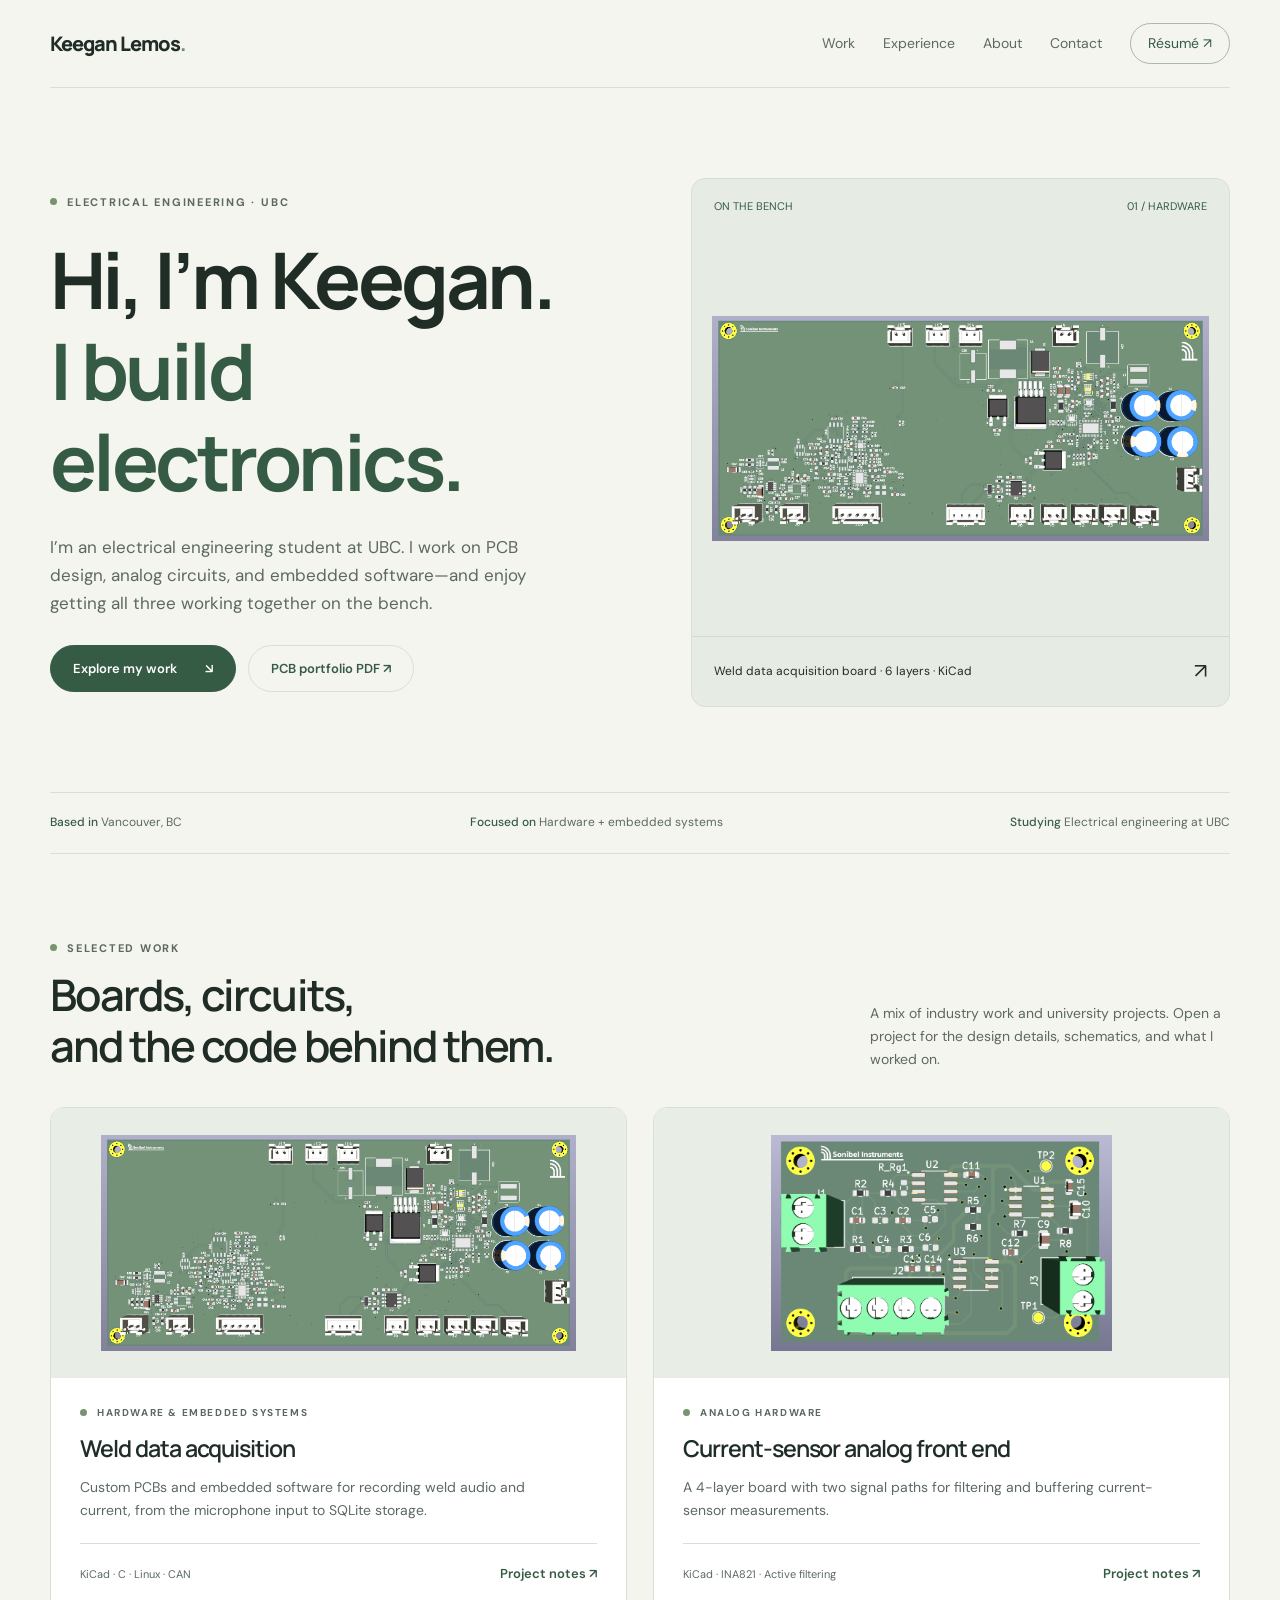
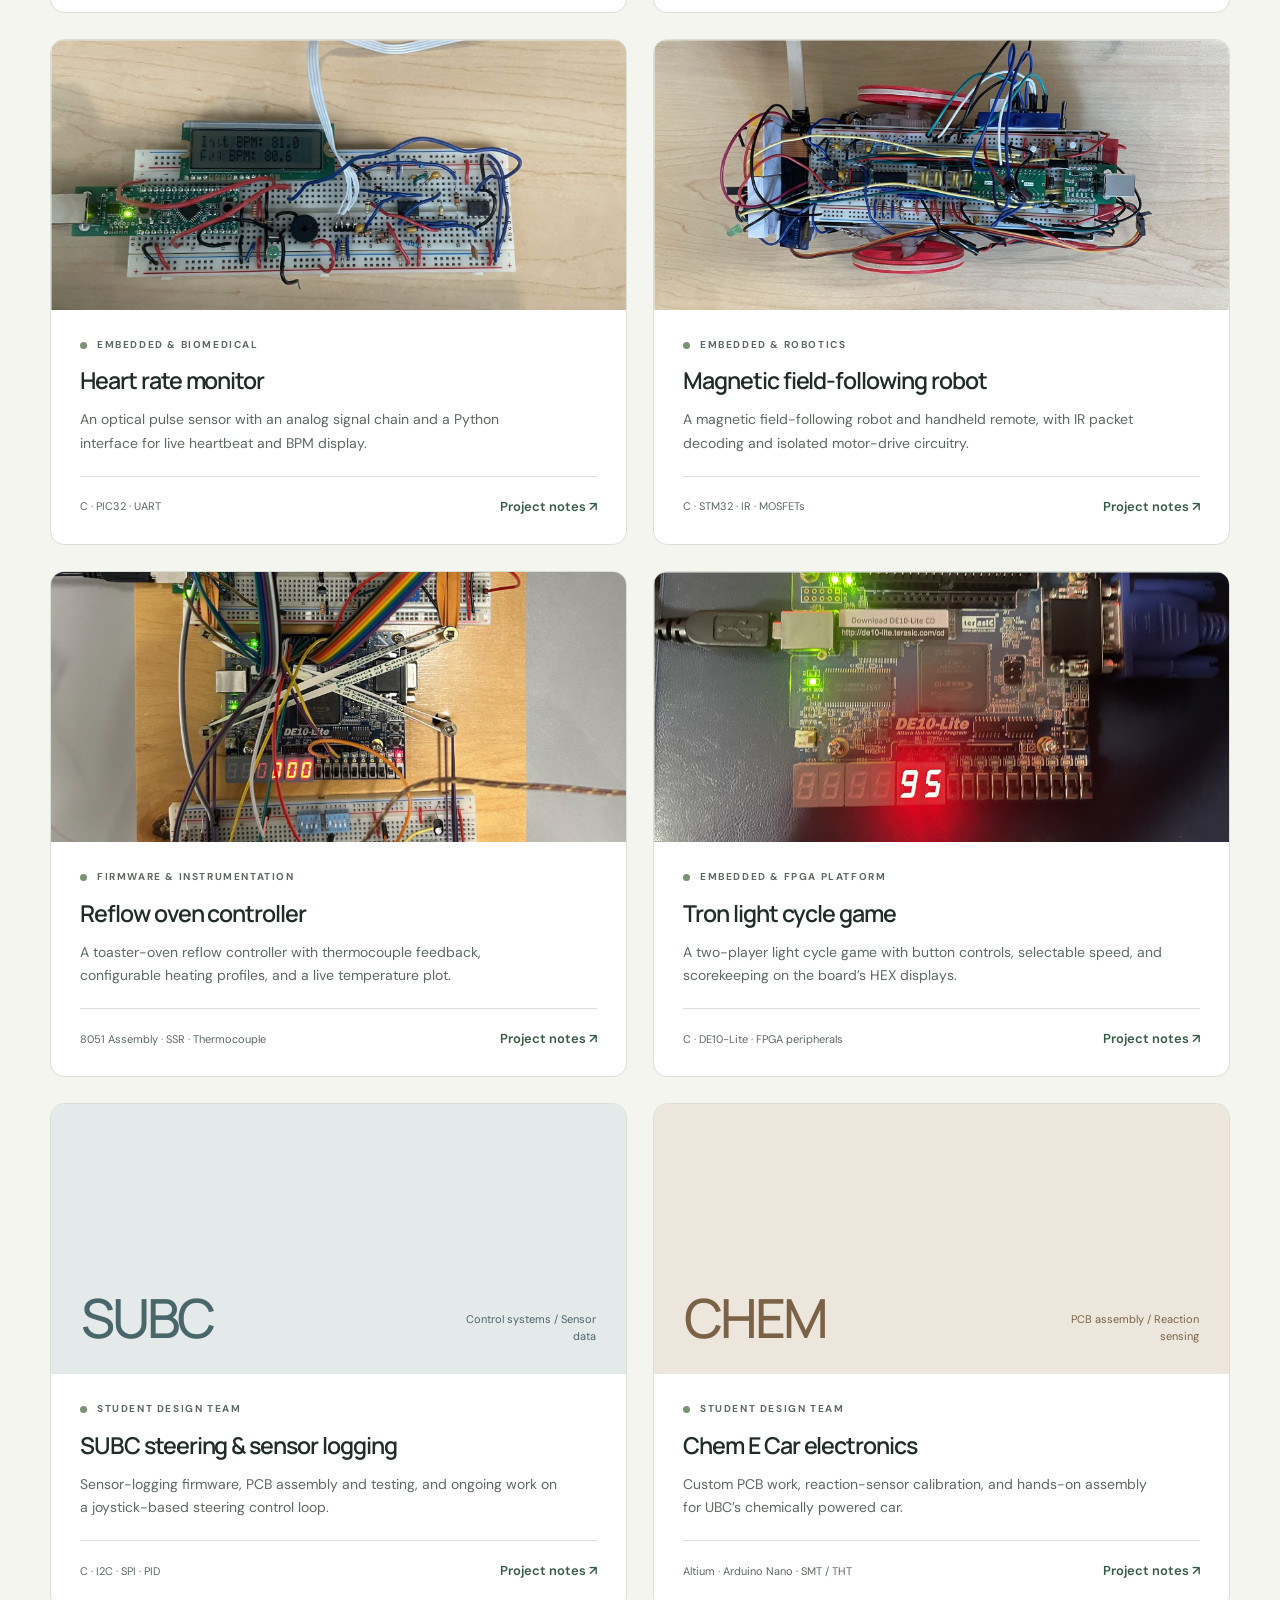
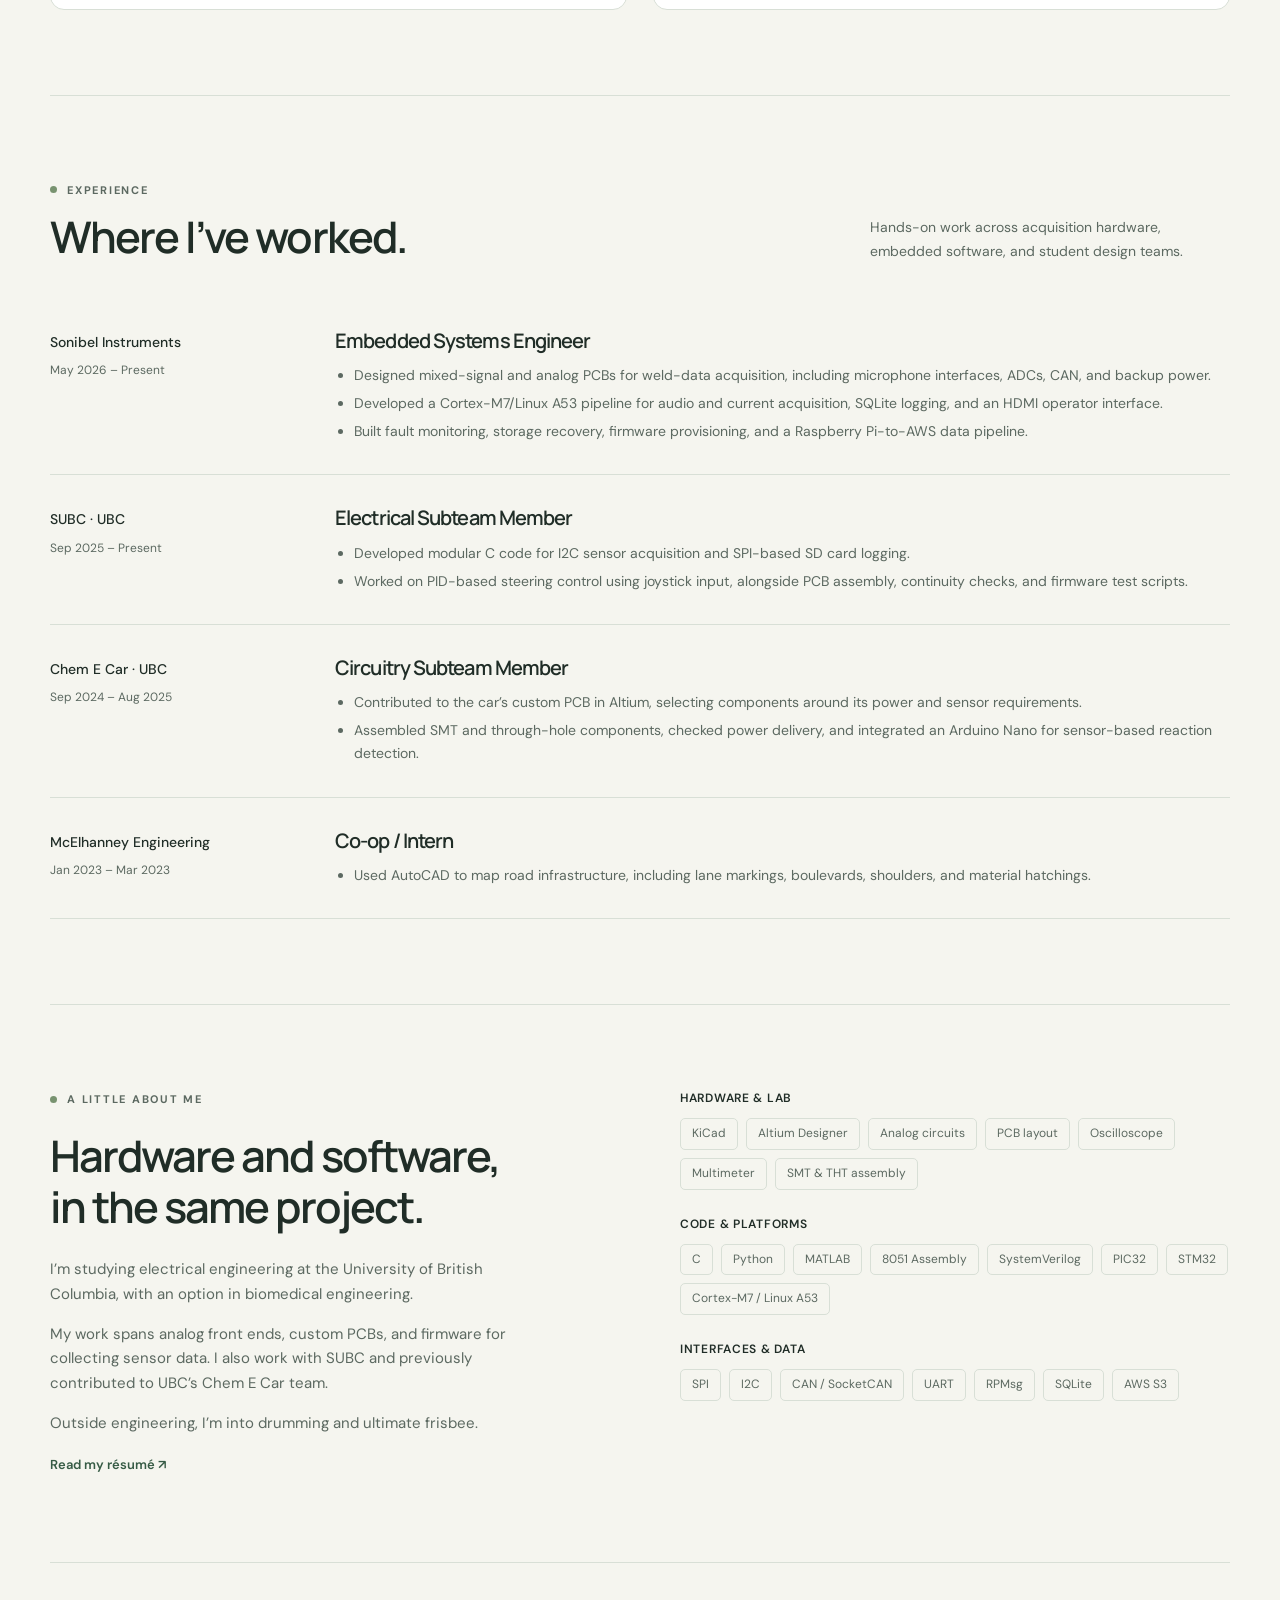
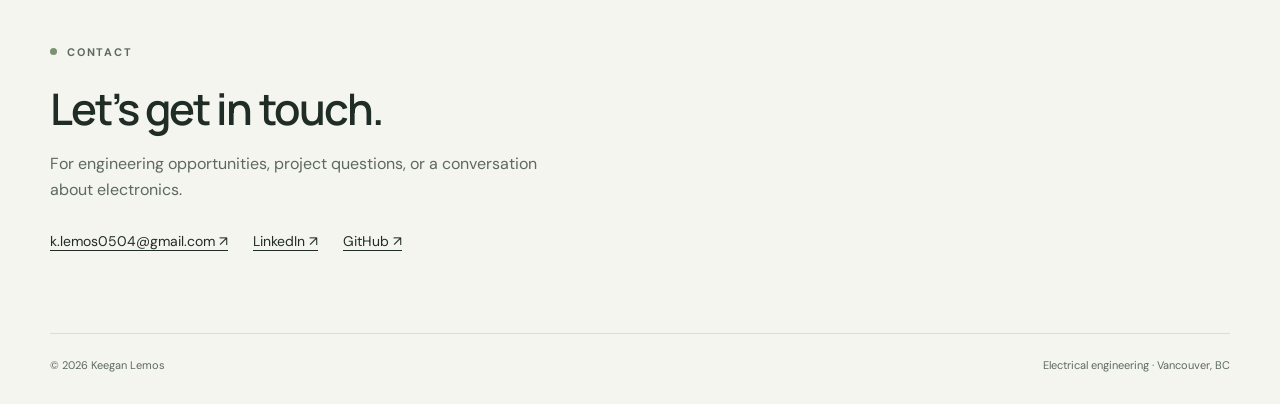
<file: index.html>
<!doctype html>
<html lang="en"><head><meta charset="utf-8"><meta name="viewport" content="width=device-width,initial-scale=1"><meta name="description" content="PCB design, analog circuits, and embedded systems. Selected work by Keegan Lemos, an electrical engineering student at UBC."><meta name="theme-color" content="#365b45"><meta property="og:title" content="Keegan Lemos | Electrical Engineering"><meta property="og:description" content="PCB design, analog circuits, and embedded systems. Selected work by Keegan Lemos, an electrical engineering student at UBC."><meta property="og:type" content="website"><meta property="og:image" content="https://klemos06.github.io/assets/weld-daq.png"><title>Keegan Lemos | Electrical Engineering</title><link rel="icon" href="favicon.svg" type="image/svg+xml"><link rel="stylesheet" href="site.css?v=full-photo-2"><script src="site.js" defer></script></head>
<body><a class="skip" href="#main">Skip to content</a><div class="wrap"><header class="site-nav"><a class="wordmark" href="index.html">Keegan Lemos<span aria-hidden="true" style="color:#6d8862">.</span></a><button class="menu-toggle" aria-expanded="false" aria-controls="navigation">Menu</button><nav class="nav-links" id="navigation" aria-label="Main navigation"><a href="#work">Work</a><a href="#experience">Experience</a><a href="#about">About</a><a href="#contact">Contact</a><a class="nav-resume" href="https://klemos06.github.io/resume.pdf" target="_blank" rel="noopener">Résumé ↗</a></nav></header>
<main id="main">
<section class="hero"><div><div class="eyebrow">Electrical engineering · UBC</div><h1>Hi, I’m Keegan.<br><span>I build electronics.</span></h1><p class="hero-copy">I’m an electrical engineering student at UBC. I work on PCB design, analog circuits, and embedded software—and enjoy getting all three working together on the bench.</p><div class="actions"><a class="button" href="#work">Explore my work <span aria-hidden="true">↘</span></a><a class="button secondary" href="assets/pcb-portfolio.pdf" target="_blank" rel="noopener">PCB portfolio PDF ↗</a></div></div>
<a class="hero-visual" href="weld-data-acquisition.html"><div class="visual-top"><span>ON THE BENCH</span><span>01 / HARDWARE</span></div><img src="assets/weld-daq.png" alt="My 6-layer weld data acquisition PCB" width="887" height="403" fetchpriority="high"><div class="visual-bottom"><span>Weld data acquisition board · 6 layers · KiCad</span><span aria-hidden="true">↗</span></div></a></section>
<div class="intro-line"><span><strong>Based in</strong> Vancouver, BC</span><span><strong>Focused on</strong> Hardware + embedded systems</span><span><strong>Studying</strong> Electrical engineering at UBC</span></div>
<section class="section" id="work"><div class="section-head"><div><div class="eyebrow">Selected work</div><h2>Boards, circuits,<br>and the code behind them.</h2></div><p>A mix of industry work and university projects. Open a project for the design details, schematics, and what I worked on.</p></div><div class="project-grid"><article class="project-card"><a class="project-image" href="weld-data-acquisition.html" aria-label="Read about Weld data acquisition"><img src="assets/weld-daq.png" alt="Weld data acquisition PCB render" width="900" height="500" loading="lazy"></a><div class="project-body"><div class="eyebrow">Hardware & embedded systems</div><h3><a href="weld-data-acquisition.html" style="text-decoration:none">Weld data acquisition</a></h3><p>Custom PCBs and embedded software for recording weld audio and current, from the microphone input to SQLite storage.</p><div class="project-bottom"><span>KiCad · C · Linux · CAN</span><a class="text-link" href="weld-data-acquisition.html">Project notes ↗</a></div></div></article><article class="project-card"><a class="project-image" href="current-sensor-frontend.html" aria-label="Read about Current-sensor analog front end"><img src="assets/current-frontend.png" alt="Current-sensor analog front end PCB render" width="900" height="500" loading="lazy"></a><div class="project-body"><div class="eyebrow">Analog hardware</div><h3><a href="current-sensor-frontend.html" style="text-decoration:none">Current-sensor analog front end</a></h3><p>A 4-layer board with two signal paths for filtering and buffering current-sensor measurements.</p><div class="project-bottom"><span>KiCad · INA821 · Active filtering</span><a class="text-link" href="current-sensor-frontend.html">Project notes ↗</a></div></div></article><article class="project-card"><a class="project-image photo-thumb"  href="heart-rate-monitor.html" aria-label="Read about Heart rate monitor"><img class="photo-sideways" src="assets/heart-breadboard.jpg" alt="Breadboard circuit" width="900" height="500" loading="lazy"></a><div class="project-body"><div class="eyebrow">Embedded & biomedical</div><h3><a href="heart-rate-monitor.html" style="text-decoration:none">Heart rate monitor</a></h3><p>An optical pulse sensor with an analog signal chain and a Python interface for live heartbeat and BPM display.</p><div class="project-bottom"><span>C · PIC32 · UART</span><a class="text-link" href="heart-rate-monitor.html">Project notes ↗</a></div></div></article><article class="project-card"><a class="project-image photo-thumb"  href="magnetic-robot.html" aria-label="Read about Magnetic field-following robot"><img class="photo-sideways" src="assets/robot-overhead.jpg" alt="Robot, overhead view" width="900" height="500" loading="lazy"></a><div class="project-body"><div class="eyebrow">Embedded & robotics</div><h3><a href="magnetic-robot.html" style="text-decoration:none">Magnetic field-following robot</a></h3><p>A magnetic field-following robot and handheld remote, with IR packet decoding and isolated motor-drive circuitry.</p><div class="project-bottom"><span>C · STM32 · IR · MOSFETs</span><a class="text-link" href="magnetic-robot.html">Project notes ↗</a></div></div></article><article class="project-card"><a class="project-image photo-thumb"  href="reflow-controller.html" aria-label="Read about Reflow oven controller"><img src="assets/oven-setup.jpg" alt="Breadboard setup with DE10 FPGA and LCD" width="900" height="500" loading="lazy"></a><div class="project-body"><div class="eyebrow">Firmware & instrumentation</div><h3><a href="reflow-controller.html" style="text-decoration:none">Reflow oven controller</a></h3><p>A toaster-oven reflow controller with thermocouple feedback, configurable heating profiles, and a live temperature plot.</p><div class="project-bottom"><span>8051 Assembly · SSR · Thermocouple</span><a class="text-link" href="reflow-controller.html">Project notes ↗</a></div></div></article><article class="project-card"><a class="project-image photo-thumb" href="tron-game.html" aria-label="Read about Tron light cycle game"><img class="photo-sideways photo-counterclockwise" src="assets/tron-de10.jpg" alt="DE10-Lite FPGA development board" width="900" height="500" loading="lazy"></a><div class="project-body"><div class="eyebrow">Embedded & FPGA platform</div><h3><a href="tron-game.html" style="text-decoration:none">Tron light cycle game</a></h3><p>A two-player light cycle game with button controls, selectable speed, and scorekeeping on the board’s HEX displays.</p><div class="project-bottom"><span>C · DE10-Lite · FPGA peripherals</span><a class="text-link" href="tron-game.html">Project notes ↗</a></div></div></article><article class="project-card"><a class="project-image" href="subc.html" aria-label="Read about SUBC steering & sensor logging"><div class="letter-thumb tone-blue" aria-hidden="true"><strong>SUBC</strong><small>Control systems / Sensor data</small></div></a><div class="project-body"><div class="eyebrow">Student design team</div><h3><a href="subc.html" style="text-decoration:none">SUBC steering & sensor logging</a></h3><p>Sensor-logging firmware, PCB assembly and testing, and ongoing work on a joystick-based steering control loop.</p><div class="project-bottom"><span>C · I2C · SPI · PID</span><a class="text-link" href="subc.html">Project notes ↗</a></div></div></article><article class="project-card"><a class="project-image" href="chem-e-car.html" aria-label="Read about Chem E Car electronics"><div class="letter-thumb tone-sand" aria-hidden="true"><strong>CHEM</strong><small>PCB assembly / Reaction sensing</small></div></a><div class="project-body"><div class="eyebrow">Student design team</div><h3><a href="chem-e-car.html" style="text-decoration:none">Chem E Car electronics</a></h3><p>Custom PCB work, reaction-sensor calibration, and hands-on assembly for UBC’s chemically powered car.</p><div class="project-bottom"><span>Altium · Arduino Nano · SMT / THT</span><a class="text-link" href="chem-e-car.html">Project notes ↗</a></div></div></article></div></section>
<section class="section experience" id="experience"><div class="section-head"><div><div class="eyebrow">Experience</div><h2>Where I’ve worked.</h2></div><p>Hands-on work across acquisition hardware, embedded software, and student design teams.</p></div><article class="experience-row"><div class="experience-meta"><strong>Sonibel Instruments</strong><p>May 2026 – Present</p></div><div><h3>Embedded Systems Engineer</h3><ul><li>Designed mixed-signal and analog PCBs for weld-data acquisition, including microphone interfaces, ADCs, CAN, and backup power.</li><li>Developed a Cortex-M7/Linux A53 pipeline for audio and current acquisition, SQLite logging, and an HDMI operator interface.</li><li>Built fault monitoring, storage recovery, firmware provisioning, and a Raspberry Pi-to-AWS data pipeline.</li></ul></div></article><article class="experience-row"><div class="experience-meta"><strong>SUBC · UBC</strong><p>Sep 2025 – Present</p></div><div><h3>Electrical Subteam Member</h3><ul><li>Developed modular C code for I2C sensor acquisition and SPI-based SD card logging.</li><li>Worked on PID-based steering control using joystick input, alongside PCB assembly, continuity checks, and firmware test scripts.</li></ul></div></article><article class="experience-row"><div class="experience-meta"><strong>Chem E Car · UBC</strong><p>Sep 2024 – Aug 2025</p></div><div><h3>Circuitry Subteam Member</h3><ul><li>Contributed to the car’s custom PCB in Altium, selecting components around its power and sensor requirements.</li><li>Assembled SMT and through-hole components, checked power delivery, and integrated an Arduino Nano for sensor-based reaction detection.</li></ul></div></article><article class="experience-row"><div class="experience-meta"><strong>McElhanney Engineering</strong><p>Jan 2023 – Mar 2023</p></div><div><h3>Co-op / Intern</h3><ul><li>Used AutoCAD to map road infrastructure, including lane markings, boulevards, shoulders, and material hatchings.</li></ul></div></article></section>
<section class="section about" id="about"><div><div class="eyebrow">A little about me</div><h2>Hardware and software,<br>in the same project.</h2><p>I’m studying electrical engineering at the University of British Columbia, with an option in biomedical engineering.</p><p>My work spans analog front ends, custom PCBs, and firmware for collecting sensor data. I also work with SUBC and previously contributed to UBC’s Chem E Car team.</p><p>Outside engineering, I’m into drumming and ultimate frisbee.</p><a class="text-link" href="https://klemos06.github.io/resume.pdf" target="_blank" rel="noopener">Read my résumé ↗</a></div><div><div class="skill-group"><h3>Hardware & lab</h3><div class="tags"><span>KiCad</span><span>Altium Designer</span><span>Analog circuits</span><span>PCB layout</span><span>Oscilloscope</span><span>Multimeter</span><span>SMT & THT assembly</span></div></div><div class="skill-group"><h3>Code & platforms</h3><div class="tags"><span>C</span><span>Python</span><span>MATLAB</span><span>8051 Assembly</span><span>SystemVerilog</span><span>PIC32</span><span>STM32</span><span>Cortex-M7 / Linux A53</span></div></div><div class="skill-group"><h3>Interfaces & data</h3><div class="tags"><span>SPI</span><span>I2C</span><span>CAN / SocketCAN</span><span>UART</span><span>RPMsg</span><span>SQLite</span><span>AWS S3</span></div></div></div></section>
<section class="contact" id="contact"><div class="eyebrow">Contact</div><h2>Let’s get in touch.</h2><p>For engineering opportunities, project questions, or a conversation about electronics.</p><div class="contact-links"><a href="mailto:k.lemos0504@gmail.com">k.lemos0504@gmail.com ↗</a><a href="https://linkedin.com/in/keegan-lemos/" target="_blank" rel="noopener">LinkedIn ↗</a><a href="https://github.com/klemos06" target="_blank" rel="noopener">GitHub ↗</a></div></section></main><footer class="footer"><span>© 2026 Keegan Lemos</span><span>Electrical engineering · Vancouver, BC</span></footer></div>
<dialog id="image-viewer" aria-label="Enlarged project image"><button class="close" autofocus>Close ×</button><img src="assets/weld-daq.png" alt=""></dialog></body></html>
</file>
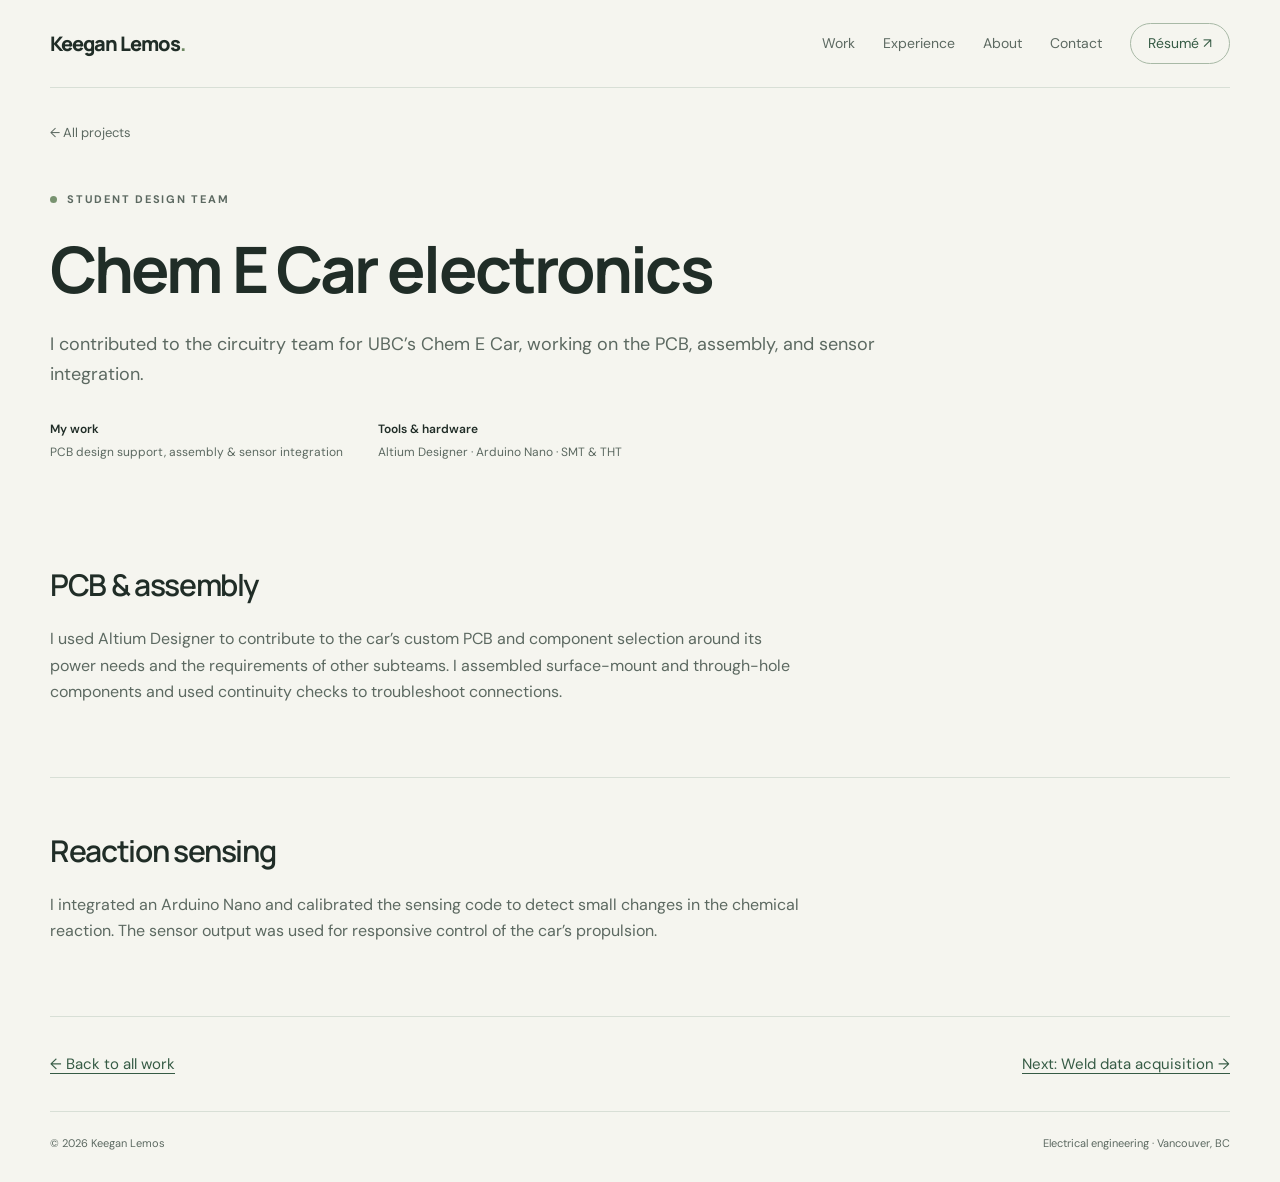
<file: chem-e-car.html>
<!doctype html>
<html lang="en"><head><meta charset="utf-8"><meta name="viewport" content="width=device-width,initial-scale=1"><meta name="description" content="Custom PCB work, reaction-sensor calibration, and hands-on assembly for UBC’s chemically powered car."><meta name="theme-color" content="#365b45"><meta property="og:title" content="Chem E Car electronics | Keegan Lemos"><meta property="og:description" content="Custom PCB work, reaction-sensor calibration, and hands-on assembly for UBC’s chemically powered car."><meta property="og:type" content="website"><meta property="og:image" content="https://klemos06.github.io/assets/weld-daq.png"><title>Chem E Car electronics | Keegan Lemos</title><link rel="icon" href="favicon.svg" type="image/svg+xml"><link rel="stylesheet" href="site.css"><script src="site.js" defer></script></head>
<body><a class="skip" href="#main">Skip to content</a><div class="wrap"><header class="site-nav"><a class="wordmark" href="index.html">Keegan Lemos<span aria-hidden="true" style="color:#6d8862">.</span></a><button class="menu-toggle" aria-expanded="false" aria-controls="navigation">Menu</button><nav class="nav-links" id="navigation" aria-label="Main navigation"><a href="index.html#work">Work</a><a href="index.html#experience">Experience</a><a href="index.html#about">About</a><a href="index.html#contact">Contact</a><a class="nav-resume" href="https://klemos06.github.io/resume.pdf" target="_blank" rel="noopener">Résumé ↗</a></nav></header>
<main id="main"><a class="back" href="index.html#work">← All projects</a><section class="case-hero"><div class="eyebrow">Student design team</div><h1>Chem E Car electronics</h1><p class="lead">I contributed to the circuitry team for UBC’s Chem E Car, working on the PCB, assembly, and sensor integration.</p><div class="case-meta"><div><strong>My work</strong><span>PCB design support, assembly & sensor integration</span></div><div><strong>Tools & hardware</strong><span>Altium Designer · Arduino Nano · SMT & THT</span></div></div></section><section class="case-section"><h2>PCB & assembly</h2><div class="prose"><p>I used Altium Designer to contribute to the car’s custom PCB and component selection around its power needs and the requirements of other subteams. I assembled surface-mount and through-hole components and used continuity checks to troubleshoot connections.</p></div></section><section class="case-section"><h2>Reaction sensing</h2><div class="prose"><p>I integrated an Arduino Nano and calibrated the sensing code to detect small changes in the chemical reaction. The sensor output was used for responsive control of the car’s propulsion.</p></div></section><div class="next-project"><a href="index.html#work">← Back to all work</a><a href="weld-data-acquisition.html">Next: Weld data acquisition →</a></div></main><footer class="footer"><span>© 2026 Keegan Lemos</span><span>Electrical engineering · Vancouver, BC</span></footer></div>
<dialog id="image-viewer" aria-label="Enlarged project image"><button class="close" autofocus>Close ×</button><img src="assets/weld-daq.png" alt=""></dialog></body></html>
</file>
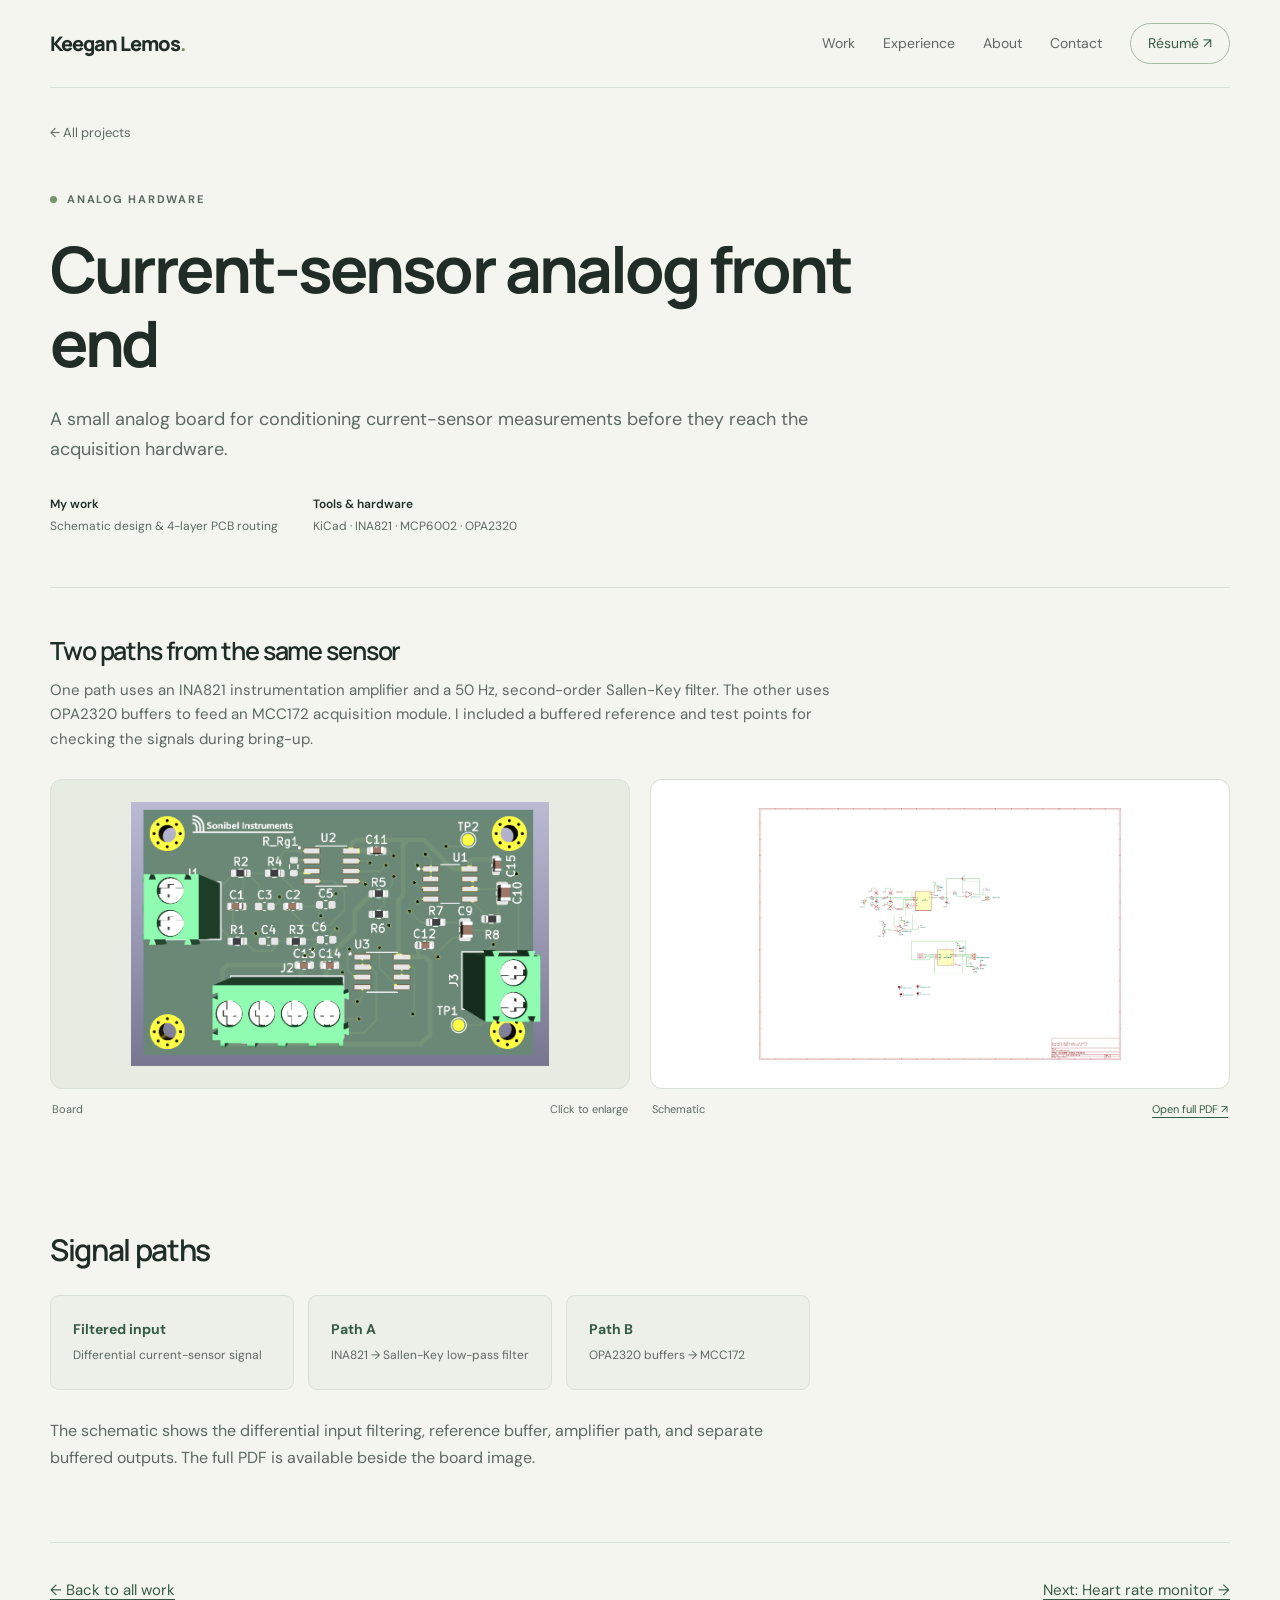
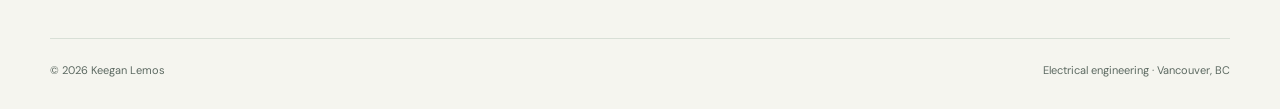
<file: current-sensor-frontend.html>
<!doctype html>
<html lang="en"><head><meta charset="utf-8"><meta name="viewport" content="width=device-width,initial-scale=1"><meta name="description" content="A 4-layer board with two signal paths for filtering and buffering current-sensor measurements."><meta name="theme-color" content="#365b45"><meta property="og:title" content="Current-sensor analog front end | Keegan Lemos"><meta property="og:description" content="A 4-layer board with two signal paths for filtering and buffering current-sensor measurements."><meta property="og:type" content="website"><meta property="og:image" content="https://klemos06.github.io/assets/weld-daq.png"><title>Current-sensor analog front end | Keegan Lemos</title><link rel="icon" href="favicon.svg" type="image/svg+xml"><link rel="stylesheet" href="site.css"><script src="site.js" defer></script></head>
<body><a class="skip" href="#main">Skip to content</a><div class="wrap"><header class="site-nav"><a class="wordmark" href="index.html">Keegan Lemos<span aria-hidden="true" style="color:#6d8862">.</span></a><button class="menu-toggle" aria-expanded="false" aria-controls="navigation">Menu</button><nav class="nav-links" id="navigation" aria-label="Main navigation"><a href="index.html#work">Work</a><a href="index.html#experience">Experience</a><a href="index.html#about">About</a><a href="index.html#contact">Contact</a><a class="nav-resume" href="https://klemos06.github.io/resume.pdf" target="_blank" rel="noopener">Résumé ↗</a></nav></header>
<main id="main"><a class="back" href="index.html#work">← All projects</a><section class="case-hero"><div class="eyebrow">Analog hardware</div><h1>Current-sensor analog front end</h1><p class="lead">A small analog board for conditioning current-sensor measurements before they reach the acquisition hardware.</p><div class="case-meta"><div><strong>My work</strong><span>Schematic design & 4-layer PCB routing</span></div><div><strong>Tools & hardware</strong><span>KiCad · INA821 · MCP6002 · OPA2320</span></div></div></section><section class="board-section"><h3>Two paths from the same sensor</h3><p>One path uses an INA821 instrumentation amplifier and a 50 Hz, second-order Sallen-Key filter. The other uses OPA2320 buffers to feed an MCC172 acquisition module. I included a buffered reference and test points for checking the signals during bring-up.</p><div class="board-pair"><figure><button class="image-button" data-image="assets/current-frontend.png" aria-label="Enlarge Two paths from the same sensor board"><img src="assets/current-frontend.png" alt="Two paths from the same sensor board render" loading="lazy"></button><figcaption><span>Board</span><span>Click to enlarge</span></figcaption></figure><figure><button class="image-button schematic" data-image="assets/nucorDAQ.png" aria-label="Enlarge Two paths from the same sensor schematic"><img src="assets/nucorDAQ.png" alt="Full Two paths from the same sensor schematic with sheet border" loading="lazy"></button><figcaption><span>Schematic</span><a href="assets/nucorDAQ.pdf" target="_blank" rel="noopener">Open full PDF ↗</a></figcaption></figure></div></section><section class="case-section"><h2>Signal paths</h2><div class="prose"><div class="architecture"><div><strong>Filtered input</strong><span>Differential current-sensor signal</span></div><div><strong>Path A</strong><span>INA821 → Sallen-Key low-pass filter</span></div><div><strong>Path B</strong><span>OPA2320 buffers → MCC172</span></div></div><p>The schematic shows the differential input filtering, reference buffer, amplifier path, and separate buffered outputs. The full PDF is available beside the board image.</p></div></section><div class="next-project"><a href="index.html#work">← Back to all work</a><a href="heart-rate-monitor.html">Next: Heart rate monitor →</a></div></main><footer class="footer"><span>© 2026 Keegan Lemos</span><span>Electrical engineering · Vancouver, BC</span></footer></div>
<dialog id="image-viewer" aria-label="Enlarged project image"><button class="close" autofocus>Close ×</button><img src="assets/weld-daq.png" alt=""></dialog></body></html>
</file>
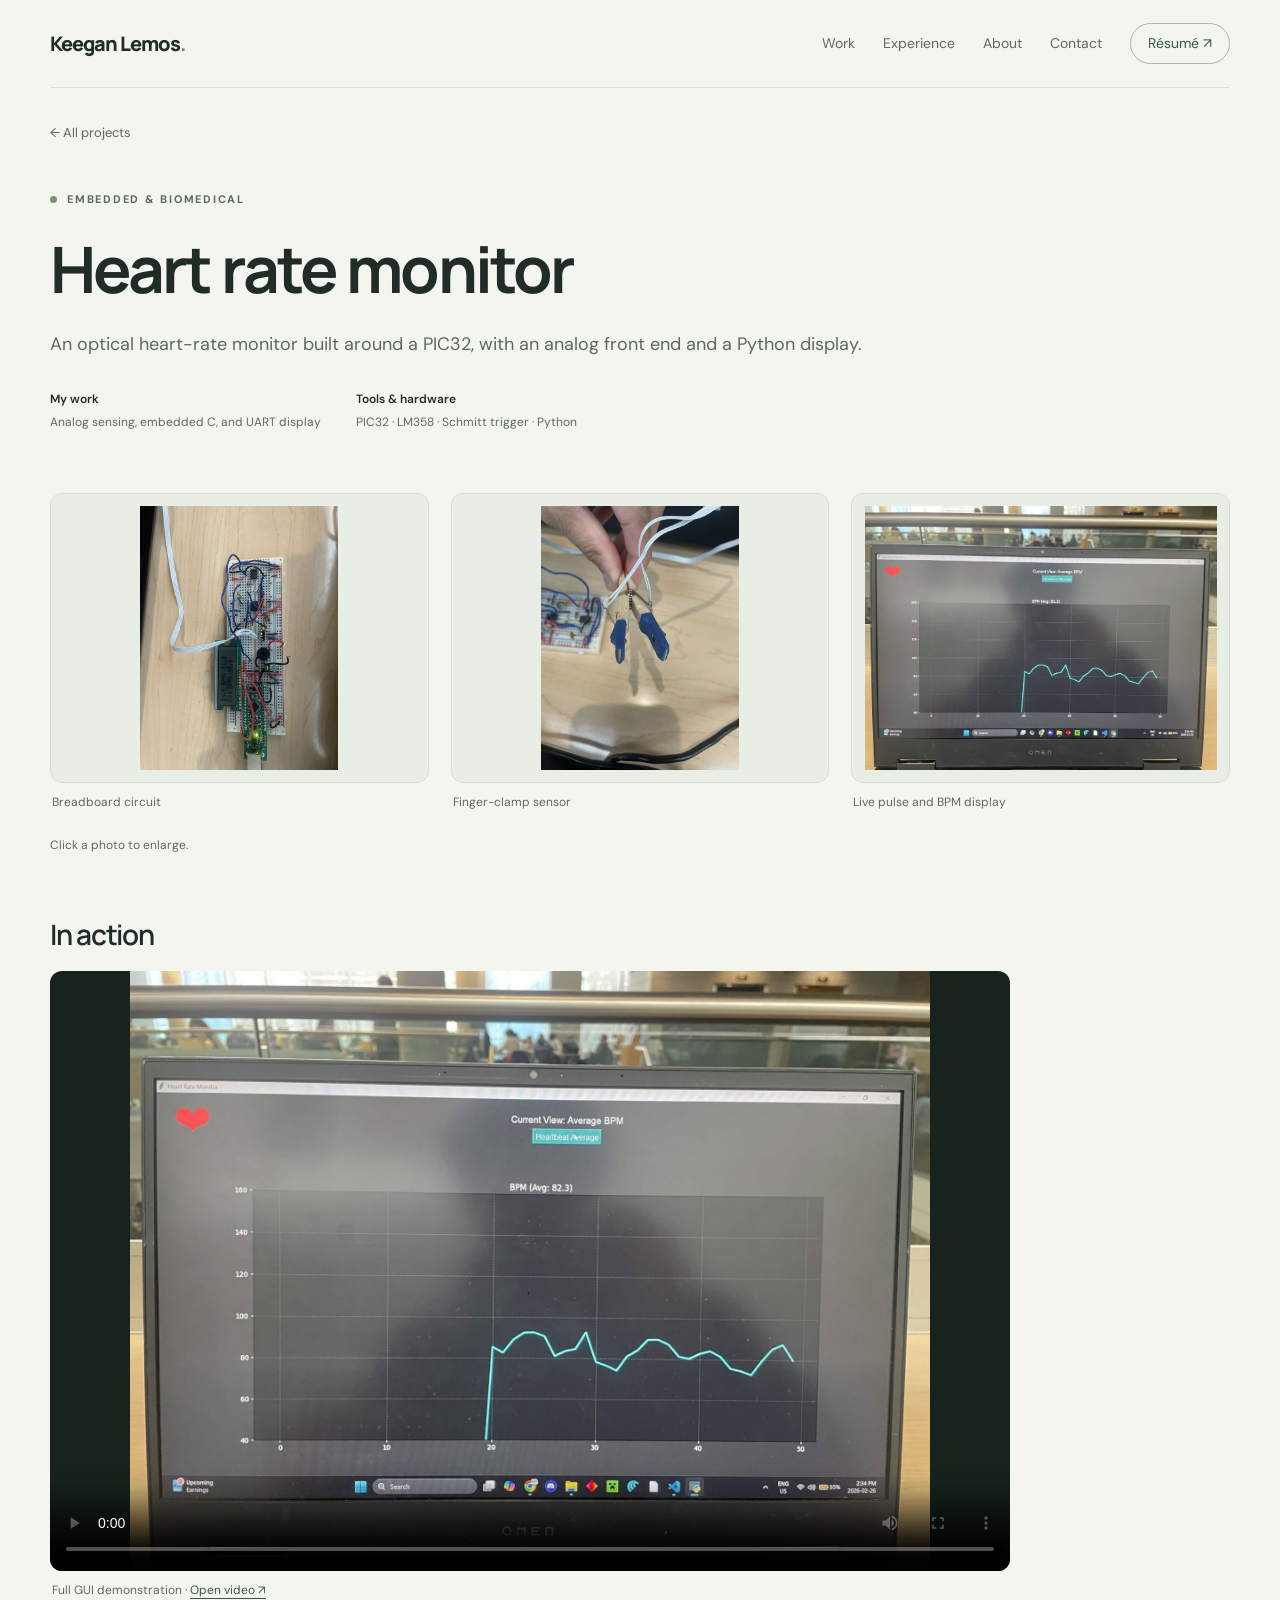
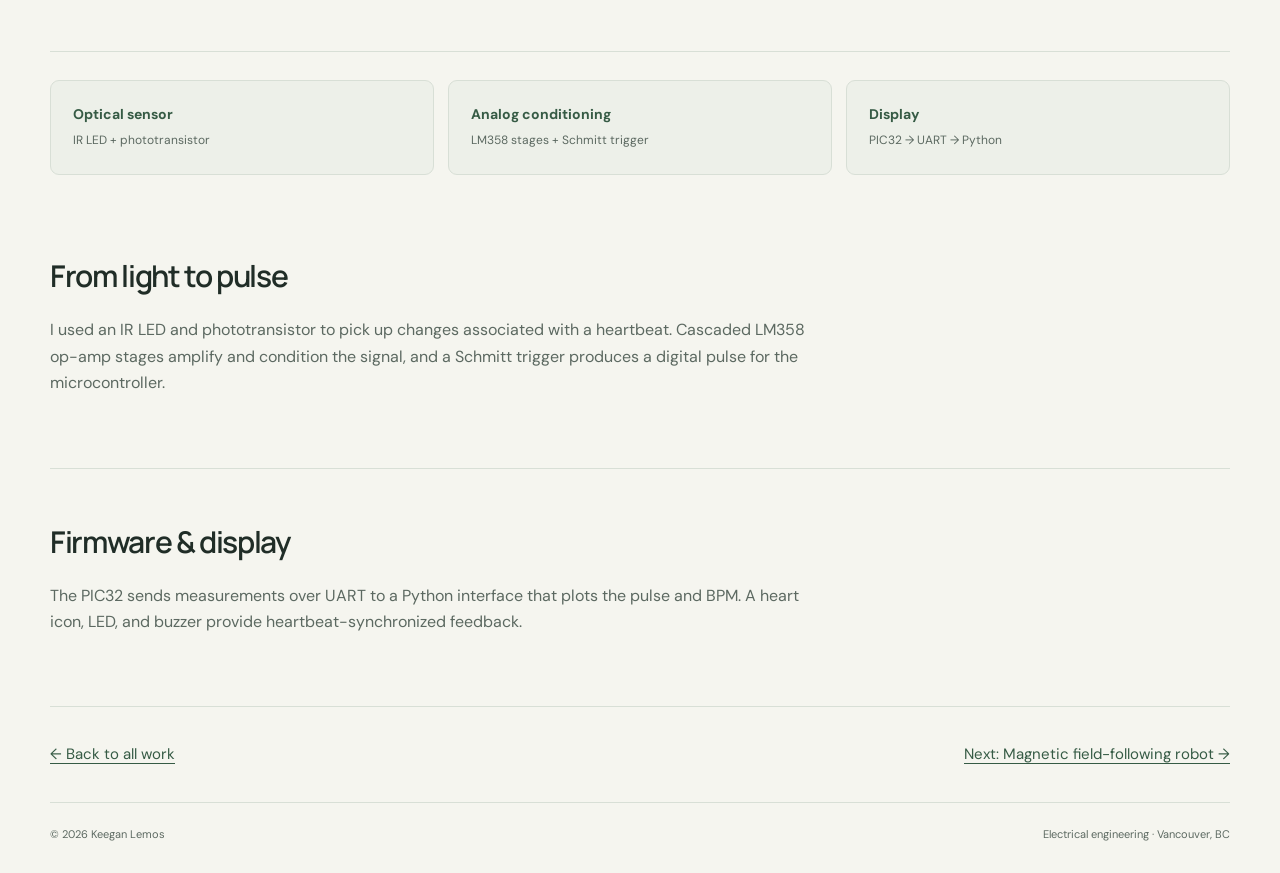
<file: heart-rate-monitor.html>
<!doctype html>
<html lang="en"><head><meta charset="utf-8"><meta name="viewport" content="width=device-width,initial-scale=1"><meta name="description" content="An optical pulse sensor with an analog signal chain and a Python interface for live heartbeat and BPM display."><meta name="theme-color" content="#365b45"><meta property="og:title" content="Heart rate monitor | Keegan Lemos"><meta property="og:description" content="An optical pulse sensor with an analog signal chain and a Python interface for live heartbeat and BPM display."><meta property="og:type" content="website"><meta property="og:image" content="https://klemos06.github.io/assets/weld-daq.png"><title>Heart rate monitor | Keegan Lemos</title><link rel="icon" href="favicon.svg" type="image/svg+xml"><link rel="stylesheet" href="site.css?v=project-media-1"><script src="site.js" defer></script></head>
<body><a class="skip" href="#main">Skip to content</a><div class="wrap"><header class="site-nav"><a class="wordmark" href="index.html">Keegan Lemos<span aria-hidden="true" style="color:#6d8862">.</span></a><button class="menu-toggle" aria-expanded="false" aria-controls="navigation">Menu</button><nav class="nav-links" id="navigation" aria-label="Main navigation"><a href="index.html#work">Work</a><a href="index.html#experience">Experience</a><a href="index.html#about">About</a><a href="index.html#contact">Contact</a><a class="nav-resume" href="https://klemos06.github.io/resume.pdf" target="_blank" rel="noopener">Résumé ↗</a></nav></header>
<main id="main"><a class="back" href="index.html#work">← All projects</a><section class="case-hero"><div class="eyebrow">Embedded & biomedical</div><h1>Heart rate monitor</h1><p class="lead">An optical heart-rate monitor built around a PIC32, with an analog front end and a Python display.</p><div class="case-meta"><div><strong>My work</strong><span>Analog sensing, embedded C, and UART display</span></div><div><strong>Tools & hardware</strong><span>PIC32 · LM358 · Schmitt trigger · Python</span></div></div></section><section class="project-media" aria-label="Project photos"><div class="photo-gallery"><figure><button class="gallery-image" data-image="assets/heart-breadboard.jpg" aria-label="Enlarge Breadboard circuit"><img src="assets/heart-breadboard.jpg" alt="Breadboard circuit" loading="lazy"></button><figcaption>Breadboard circuit</figcaption></figure><figure><button class="gallery-image" data-image="assets/heart-finger-clamp.jpg" aria-label="Enlarge Finger-clamp sensor"><img src="assets/heart-finger-clamp.jpg" alt="Finger-clamp sensor" loading="lazy"></button><figcaption>Finger-clamp sensor</figcaption></figure><figure><button class="gallery-image" data-image="assets/heart-gui.jpg" aria-label="Enlarge Live pulse and BPM display"><img src="assets/heart-gui.jpg" alt="Live pulse and BPM display" loading="lazy"></button><figcaption>Live pulse and BPM display</figcaption></figure></div><p class="note">Click a photo to enlarge.</p></section><section class="demo-section"><h2>In action</h2><figure><video controls playsinline preload="metadata" poster="assets/heart-gui.jpg" aria-label="Full GUI demonstration"><source src="assets/heart-demo.mp4" type="video/mp4">Your browser cannot play this video. <a href="assets/heart-demo.mp4">Download the demo.</a></video><figcaption>Full GUI demonstration · <a href="assets/heart-demo.mp4" target="_blank" rel="noopener">Open video ↗</a></figcaption></figure></section><div class="architecture"><div><strong>Optical sensor</strong><span>IR LED + phototransistor</span></div><div><strong>Analog conditioning</strong><span>LM358 stages + Schmitt trigger</span></div><div><strong>Display</strong><span>PIC32 → UART → Python</span></div></div><section class="case-section"><h2>From light to pulse</h2><div class="prose"><p>I used an IR LED and phototransistor to pick up changes associated with a heartbeat. Cascaded LM358 op-amp stages amplify and condition the signal, and a Schmitt trigger produces a digital pulse for the microcontroller.</p></div></section><section class="case-section"><h2>Firmware & display</h2><div class="prose"><p>The PIC32 sends measurements over UART to a Python interface that plots the pulse and BPM. A heart icon, LED, and buzzer provide heartbeat-synchronized feedback.</p></div></section><div class="next-project"><a href="index.html#work">← Back to all work</a><a href="magnetic-robot.html">Next: Magnetic field-following robot →</a></div></main><footer class="footer"><span>© 2026 Keegan Lemos</span><span>Electrical engineering · Vancouver, BC</span></footer></div>
<dialog id="image-viewer" aria-label="Enlarged project image"><button class="close" autofocus>Close ×</button><img src="assets/weld-daq.png" alt=""></dialog></body></html>
</file>
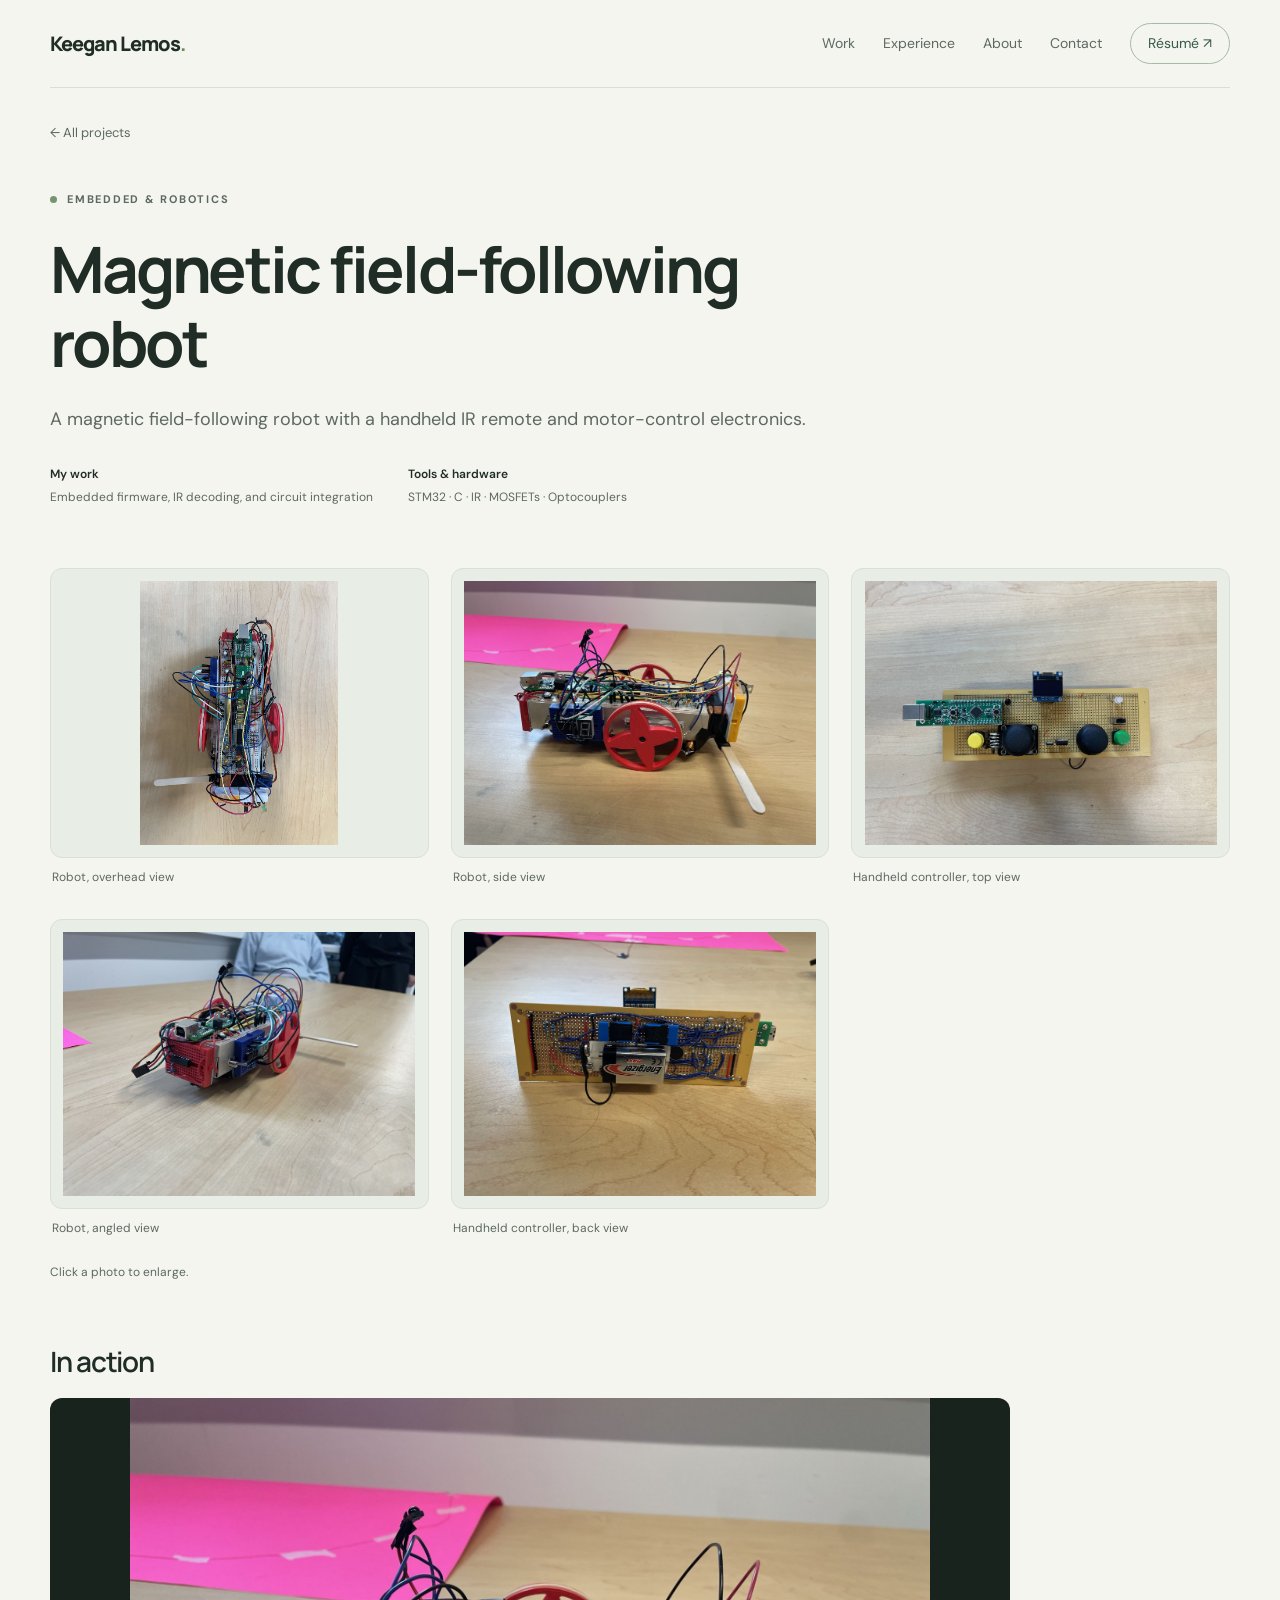
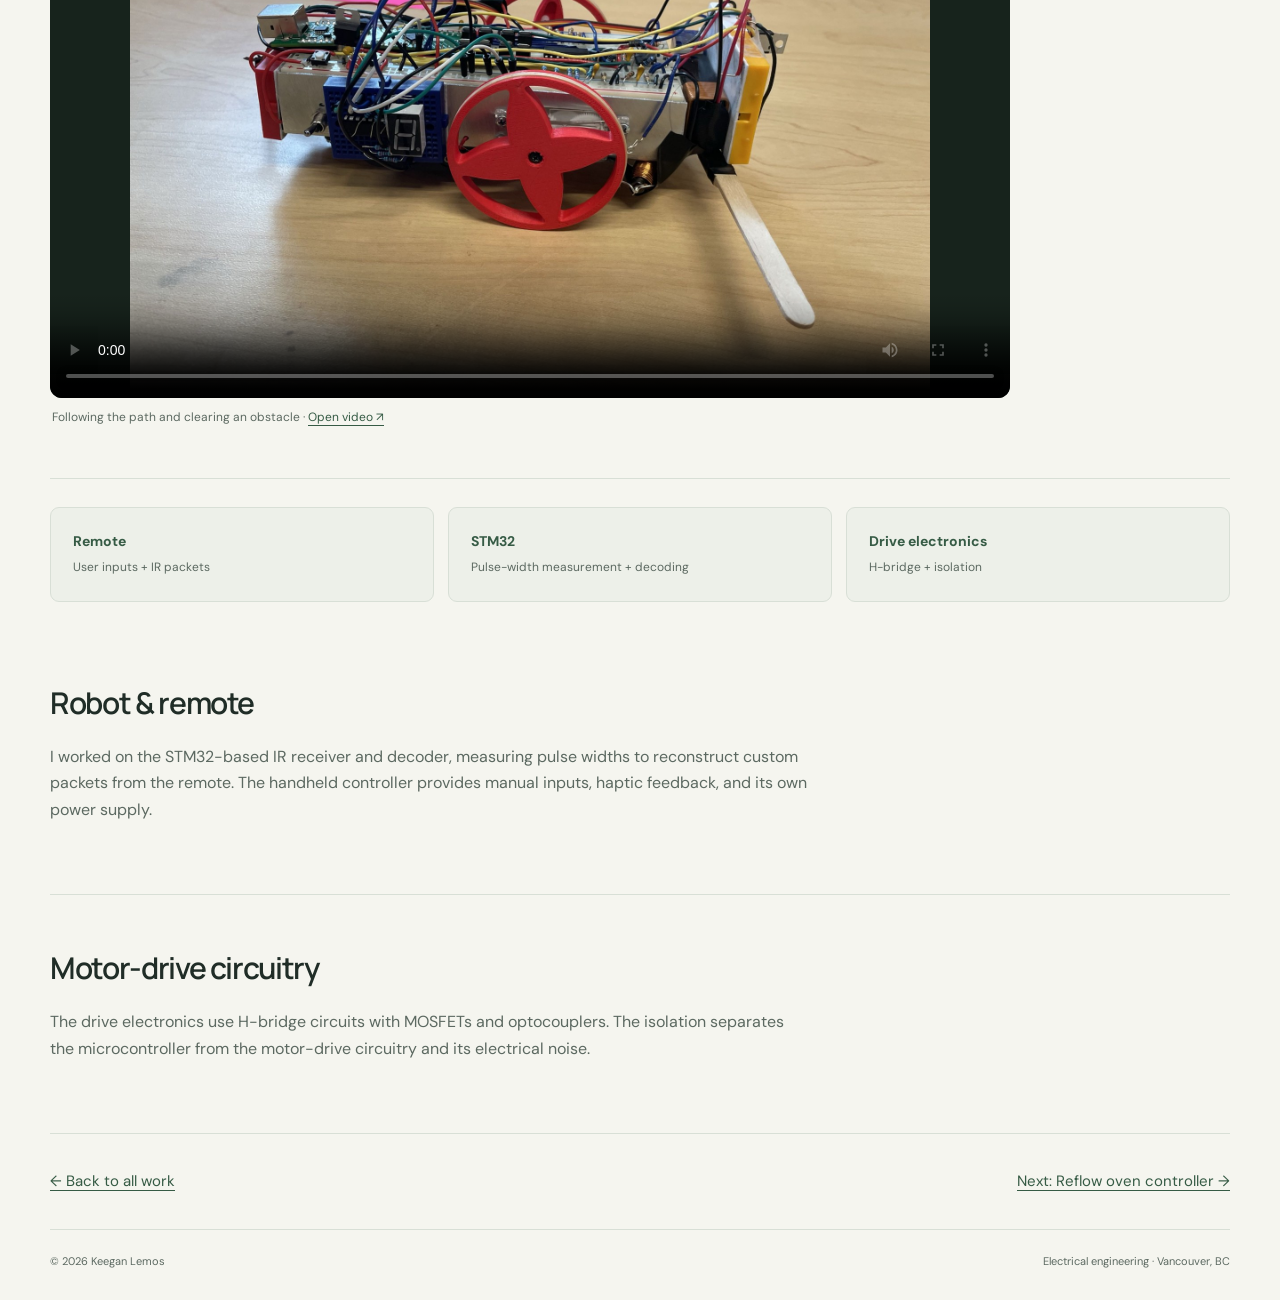
<file: magnetic-robot.html>
<!doctype html>
<html lang="en"><head><meta charset="utf-8"><meta name="viewport" content="width=device-width,initial-scale=1"><meta name="description" content="A magnetic field-following robot and handheld remote, with IR packet decoding and isolated motor-drive circuitry."><meta name="theme-color" content="#365b45"><meta property="og:title" content="Magnetic field-following robot | Keegan Lemos"><meta property="og:description" content="A magnetic field-following robot and handheld remote, with IR packet decoding and isolated motor-drive circuitry."><meta property="og:type" content="website"><meta property="og:image" content="https://klemos06.github.io/assets/weld-daq.png"><title>Magnetic field-following robot | Keegan Lemos</title><link rel="icon" href="favicon.svg" type="image/svg+xml"><link rel="stylesheet" href="site.css?v=project-media-1"><script src="site.js" defer></script></head>
<body><a class="skip" href="#main">Skip to content</a><div class="wrap"><header class="site-nav"><a class="wordmark" href="index.html">Keegan Lemos<span aria-hidden="true" style="color:#6d8862">.</span></a><button class="menu-toggle" aria-expanded="false" aria-controls="navigation">Menu</button><nav class="nav-links" id="navigation" aria-label="Main navigation"><a href="index.html#work">Work</a><a href="index.html#experience">Experience</a><a href="index.html#about">About</a><a href="index.html#contact">Contact</a><a class="nav-resume" href="https://klemos06.github.io/resume.pdf" target="_blank" rel="noopener">Résumé ↗</a></nav></header>
<main id="main"><a class="back" href="index.html#work">← All projects</a><section class="case-hero"><div class="eyebrow">Embedded & robotics</div><h1>Magnetic field-following robot</h1><p class="lead">A magnetic field-following robot with a handheld IR remote and motor-control electronics.</p><div class="case-meta"><div><strong>My work</strong><span>Embedded firmware, IR decoding, and circuit integration</span></div><div><strong>Tools & hardware</strong><span>STM32 · C · IR · MOSFETs · Optocouplers</span></div></div></section><section class="project-media" aria-label="Project photos"><div class="photo-gallery"><figure><button class="gallery-image" data-image="assets/robot-overhead.jpg" aria-label="Enlarge Robot, overhead view"><img src="assets/robot-overhead.jpg" alt="Robot, overhead view" loading="lazy"></button><figcaption>Robot, overhead view</figcaption></figure><figure><button class="gallery-image" data-image="assets/robot-side.jpg" aria-label="Enlarge Robot, side view"><img src="assets/robot-side.jpg" alt="Robot, side view" loading="lazy"></button><figcaption>Robot, side view</figcaption></figure><figure><button class="gallery-image" data-image="assets/controller-top.jpg" aria-label="Enlarge Handheld controller, top view"><img src="assets/controller-top.jpg" alt="Handheld controller, top view" loading="lazy"></button><figcaption>Handheld controller, top view</figcaption></figure><figure><button class="gallery-image" data-image="assets/robot-angled.jpg" aria-label="Enlarge Robot, angled view"><img src="assets/robot-angled.jpg" alt="Robot, angled view" loading="lazy"></button><figcaption>Robot, angled view</figcaption></figure><figure><button class="gallery-image" data-image="assets/controller-back.jpg" aria-label="Enlarge Handheld controller, back view"><img src="assets/controller-back.jpg" alt="Handheld controller, back view" loading="lazy"></button><figcaption>Handheld controller, back view</figcaption></figure></div><p class="note">Click a photo to enlarge.</p></section><section class="demo-section"><h2>In action</h2><figure><video controls playsinline preload="metadata" poster="assets/robot-side.jpg" aria-label="Following the path and clearing an obstacle"><source src="assets/robot-demo.mp4" type="video/mp4">Your browser cannot play this video. <a href="assets/robot-demo.mp4">Download the demo.</a></video><figcaption>Following the path and clearing an obstacle · <a href="assets/robot-demo.mp4" target="_blank" rel="noopener">Open video ↗</a></figcaption></figure></section><div class="architecture"><div><strong>Remote</strong><span>User inputs + IR packets</span></div><div><strong>STM32</strong><span>Pulse-width measurement + decoding</span></div><div><strong>Drive electronics</strong><span>H-bridge + isolation</span></div></div><section class="case-section"><h2>Robot & remote</h2><div class="prose"><p>I worked on the STM32-based IR receiver and decoder, measuring pulse widths to reconstruct custom packets from the remote. The handheld controller provides manual inputs, haptic feedback, and its own power supply.</p></div></section><section class="case-section"><h2>Motor-drive circuitry</h2><div class="prose"><p>The drive electronics use H-bridge circuits with MOSFETs and optocouplers. The isolation separates the microcontroller from the motor-drive circuitry and its electrical noise.</p></div></section><div class="next-project"><a href="index.html#work">← Back to all work</a><a href="reflow-controller.html">Next: Reflow oven controller →</a></div></main><footer class="footer"><span>© 2026 Keegan Lemos</span><span>Electrical engineering · Vancouver, BC</span></footer></div>
<dialog id="image-viewer" aria-label="Enlarged project image"><button class="close" autofocus>Close ×</button><img src="assets/weld-daq.png" alt=""></dialog></body></html>
</file>
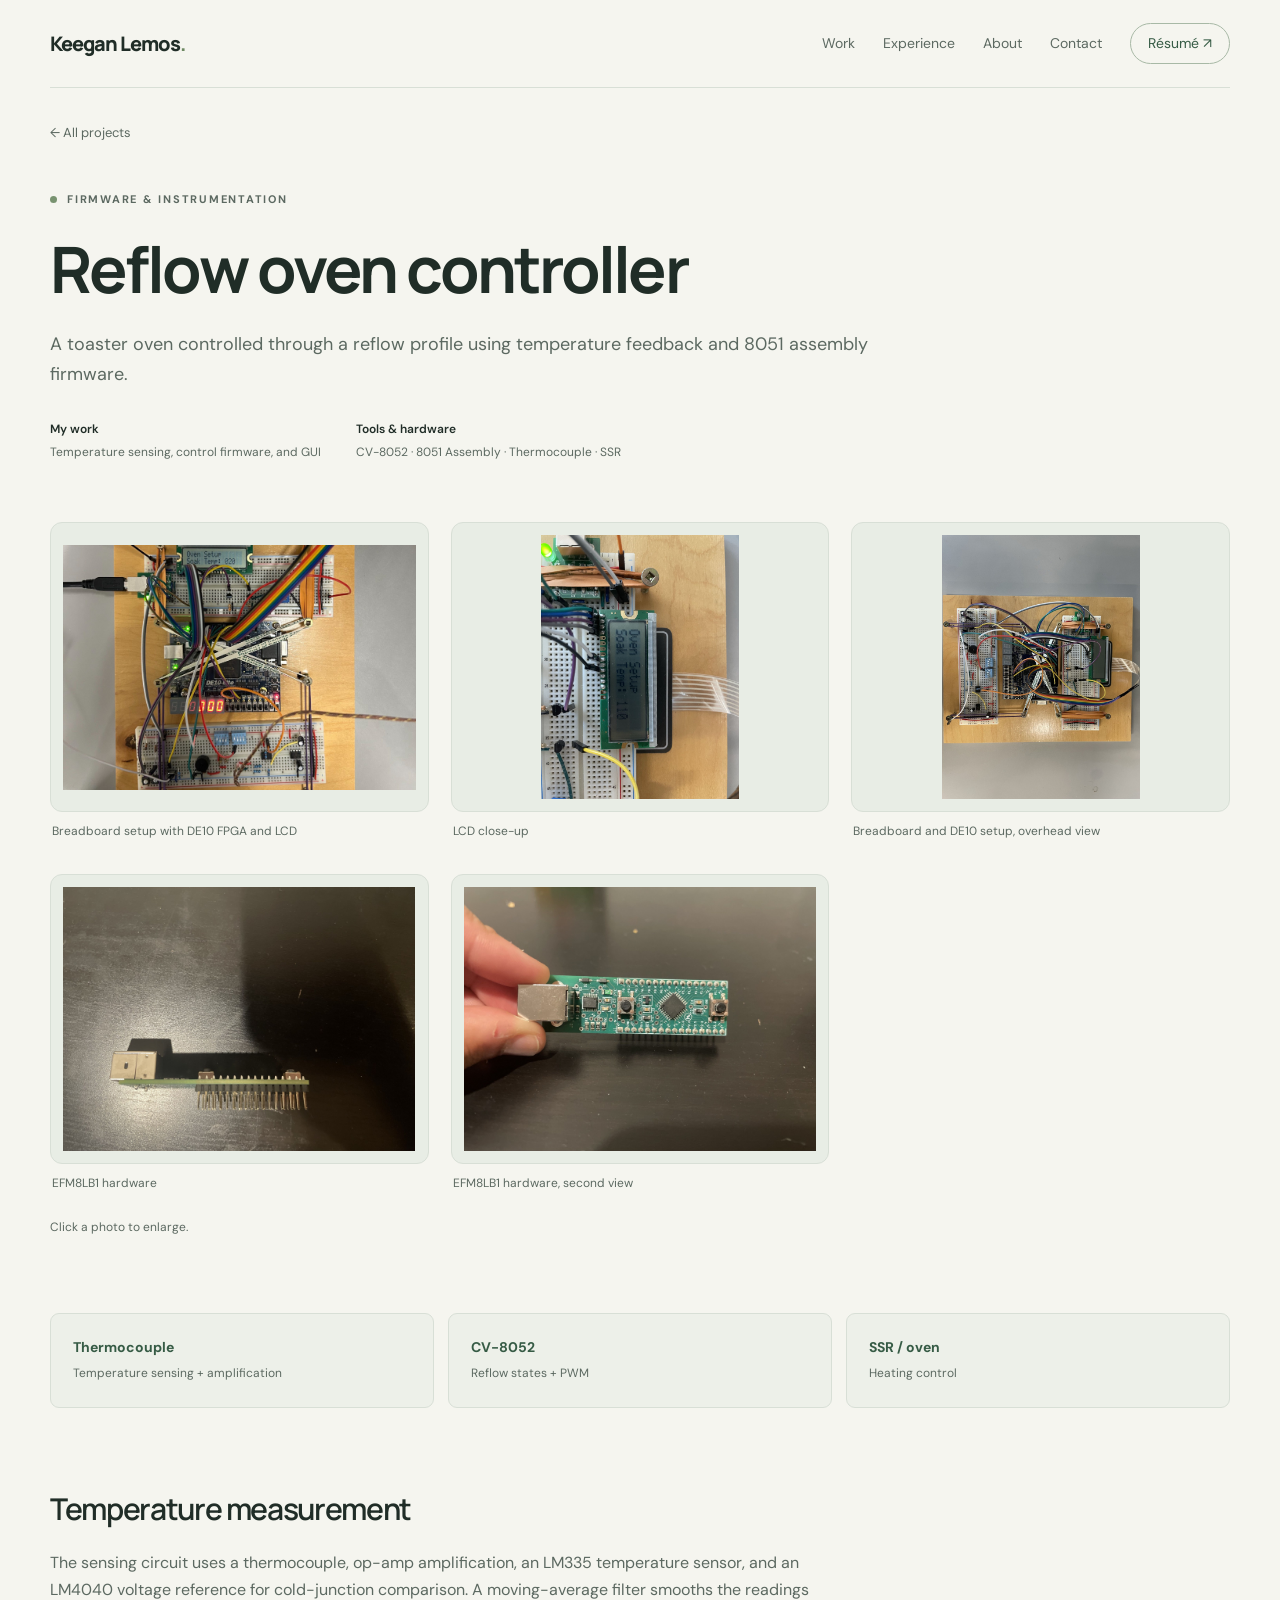
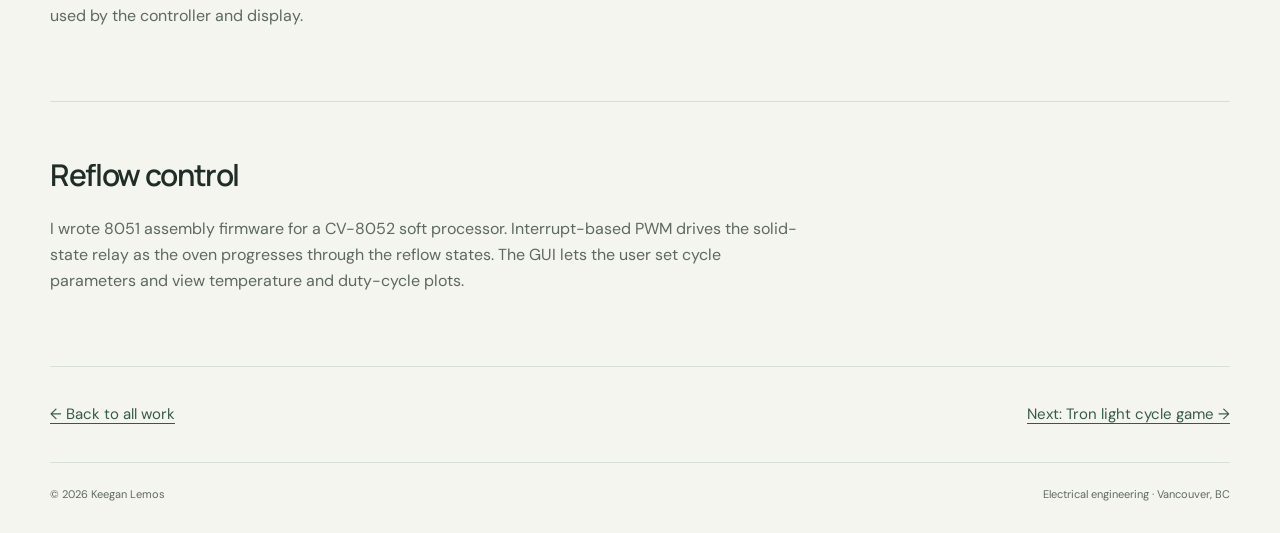
<file: reflow-controller.html>
<!doctype html>
<html lang="en"><head><meta charset="utf-8"><meta name="viewport" content="width=device-width,initial-scale=1"><meta name="description" content="A toaster-oven reflow controller with thermocouple feedback, configurable heating profiles, and a live temperature plot."><meta name="theme-color" content="#365b45"><meta property="og:title" content="Reflow oven controller | Keegan Lemos"><meta property="og:description" content="A toaster-oven reflow controller with thermocouple feedback, configurable heating profiles, and a live temperature plot."><meta property="og:type" content="website"><meta property="og:image" content="https://klemos06.github.io/assets/weld-daq.png"><title>Reflow oven controller | Keegan Lemos</title><link rel="icon" href="favicon.svg" type="image/svg+xml"><link rel="stylesheet" href="site.css?v=project-media-1"><script src="site.js" defer></script></head>
<body><a class="skip" href="#main">Skip to content</a><div class="wrap"><header class="site-nav"><a class="wordmark" href="index.html">Keegan Lemos<span aria-hidden="true" style="color:#6d8862">.</span></a><button class="menu-toggle" aria-expanded="false" aria-controls="navigation">Menu</button><nav class="nav-links" id="navigation" aria-label="Main navigation"><a href="index.html#work">Work</a><a href="index.html#experience">Experience</a><a href="index.html#about">About</a><a href="index.html#contact">Contact</a><a class="nav-resume" href="https://klemos06.github.io/resume.pdf" target="_blank" rel="noopener">Résumé ↗</a></nav></header>
<main id="main"><a class="back" href="index.html#work">← All projects</a><section class="case-hero"><div class="eyebrow">Firmware & instrumentation</div><h1>Reflow oven controller</h1><p class="lead">A toaster oven controlled through a reflow profile using temperature feedback and 8051 assembly firmware.</p><div class="case-meta"><div><strong>My work</strong><span>Temperature sensing, control firmware, and GUI</span></div><div><strong>Tools & hardware</strong><span>CV-8052 · 8051 Assembly · Thermocouple · SSR</span></div></div></section><section class="project-media" aria-label="Project photos"><div class="photo-gallery"><figure><button class="gallery-image" data-image="assets/oven-setup.jpg" aria-label="Enlarge Breadboard setup with DE10 FPGA and LCD"><img src="assets/oven-setup.jpg" alt="Breadboard setup with DE10 FPGA and LCD" loading="lazy"></button><figcaption>Breadboard setup with DE10 FPGA and LCD</figcaption></figure><figure><button class="gallery-image" data-image="assets/oven-lcd.jpg" aria-label="Enlarge LCD close-up"><img src="assets/oven-lcd.jpg" alt="LCD close-up" loading="lazy"></button><figcaption>LCD close-up</figcaption></figure><figure><button class="gallery-image" data-image="assets/oven-overhead.jpg" aria-label="Enlarge Breadboard and DE10 setup, overhead view"><img src="assets/oven-overhead.jpg" alt="Breadboard and DE10 setup, overhead view" loading="lazy"></button><figcaption>Breadboard and DE10 setup, overhead view</figcaption></figure><figure><button class="gallery-image" data-image="assets/oven-efm8-1.jpg" aria-label="Enlarge EFM8LB1 hardware"><img src="assets/oven-efm8-1.jpg" alt="EFM8LB1 hardware" loading="lazy"></button><figcaption>EFM8LB1 hardware</figcaption></figure><figure><button class="gallery-image" data-image="assets/oven-efm8-2.jpg" aria-label="Enlarge EFM8LB1 hardware, second view"><img src="assets/oven-efm8-2.jpg" alt="EFM8LB1 hardware, second view" loading="lazy"></button><figcaption>EFM8LB1 hardware, second view</figcaption></figure></div><p class="note">Click a photo to enlarge.</p></section><div class="architecture"><div><strong>Thermocouple</strong><span>Temperature sensing + amplification</span></div><div><strong>CV-8052</strong><span>Reflow states + PWM</span></div><div><strong>SSR / oven</strong><span>Heating control</span></div></div><section class="case-section"><h2>Temperature measurement</h2><div class="prose"><p>The sensing circuit uses a thermocouple, op-amp amplification, an LM335 temperature sensor, and an LM4040 voltage reference for cold-junction comparison. A moving-average filter smooths the readings used by the controller and display.</p></div></section><section class="case-section"><h2>Reflow control</h2><div class="prose"><p>I wrote 8051 assembly firmware for a CV-8052 soft processor. Interrupt-based PWM drives the solid-state relay as the oven progresses through the reflow states. The GUI lets the user set cycle parameters and view temperature and duty-cycle plots.</p></div></section><div class="next-project"><a href="index.html#work">← Back to all work</a><a href="tron-game.html">Next: Tron light cycle game →</a></div></main><footer class="footer"><span>© 2026 Keegan Lemos</span><span>Electrical engineering · Vancouver, BC</span></footer></div>
<dialog id="image-viewer" aria-label="Enlarged project image"><button class="close" autofocus>Close ×</button><img src="assets/weld-daq.png" alt=""></dialog></body></html>
</file>
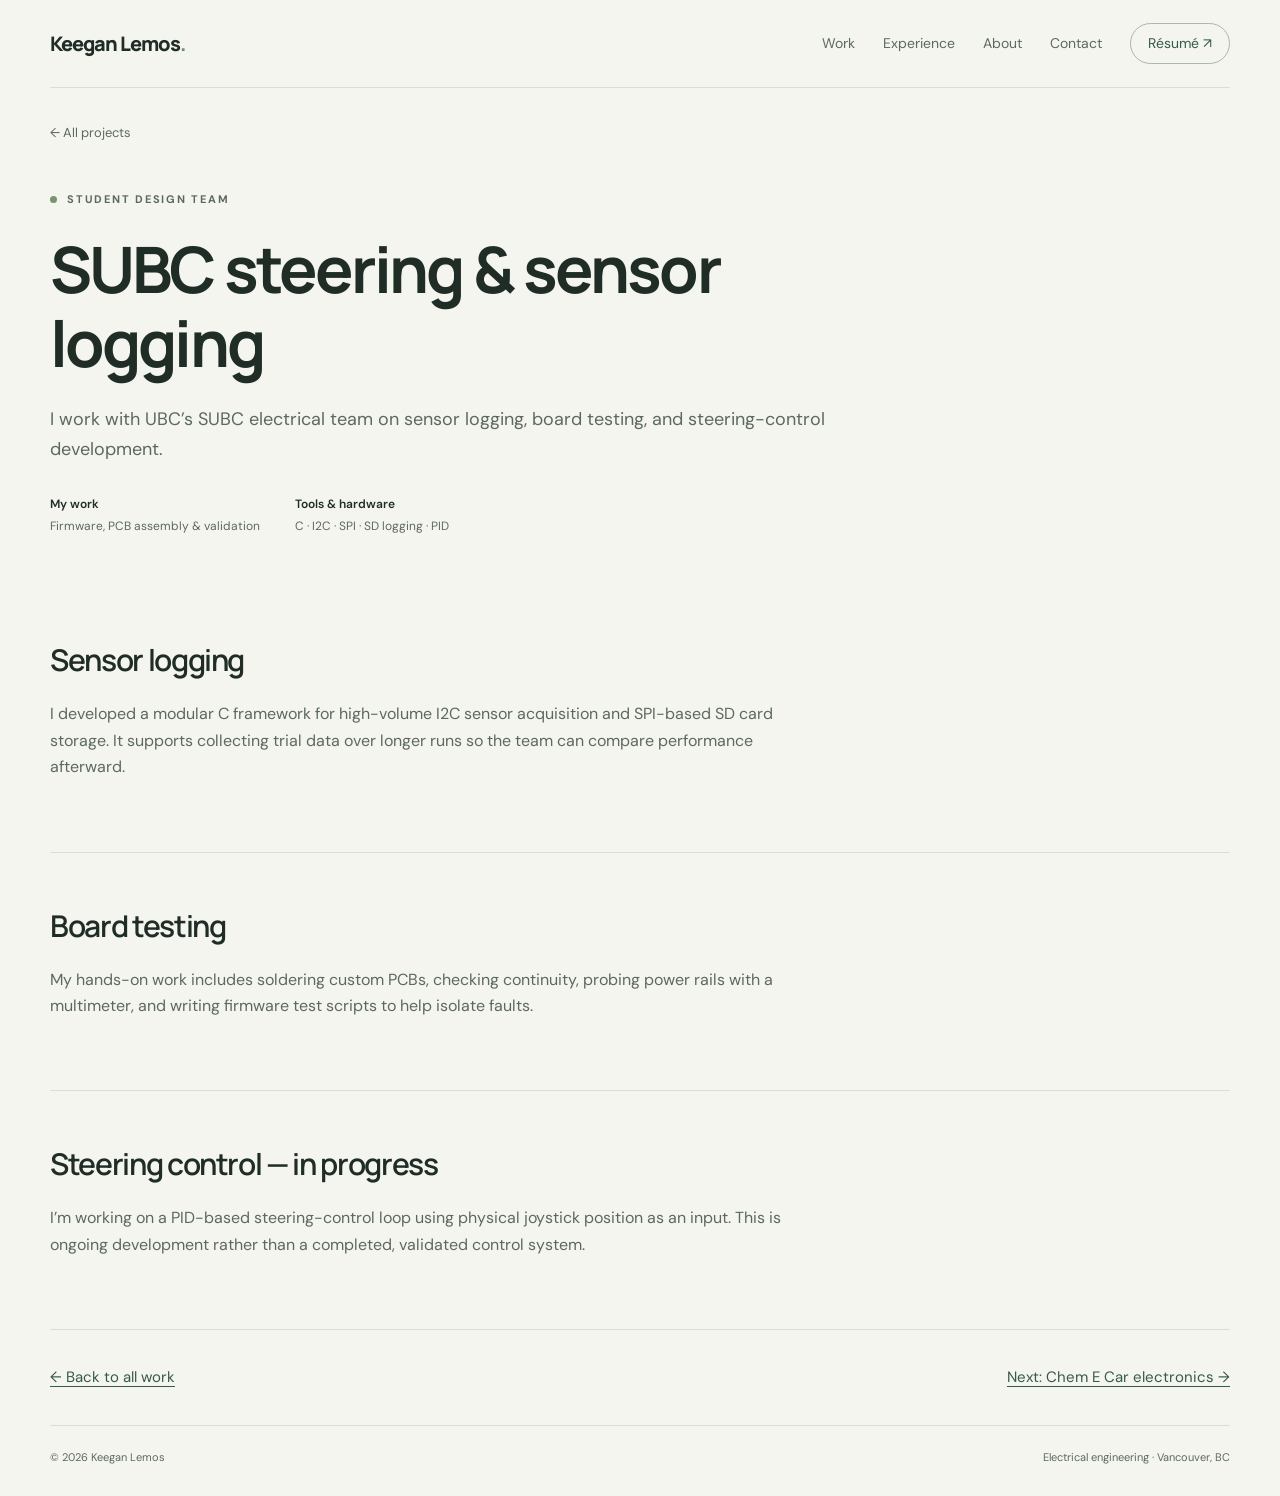
<file: subc.html>
<!doctype html>
<html lang="en"><head><meta charset="utf-8"><meta name="viewport" content="width=device-width,initial-scale=1"><meta name="description" content="Sensor-logging firmware, PCB assembly and testing, and ongoing work on a joystick-based steering control loop."><meta name="theme-color" content="#365b45"><meta property="og:title" content="SUBC steering &amp; sensor logging | Keegan Lemos"><meta property="og:description" content="Sensor-logging firmware, PCB assembly and testing, and ongoing work on a joystick-based steering control loop."><meta property="og:type" content="website"><meta property="og:image" content="https://klemos06.github.io/assets/weld-daq.png"><title>SUBC steering &amp; sensor logging | Keegan Lemos</title><link rel="icon" href="favicon.svg" type="image/svg+xml"><link rel="stylesheet" href="site.css"><script src="site.js" defer></script></head>
<body><a class="skip" href="#main">Skip to content</a><div class="wrap"><header class="site-nav"><a class="wordmark" href="index.html">Keegan Lemos<span aria-hidden="true" style="color:#6d8862">.</span></a><button class="menu-toggle" aria-expanded="false" aria-controls="navigation">Menu</button><nav class="nav-links" id="navigation" aria-label="Main navigation"><a href="index.html#work">Work</a><a href="index.html#experience">Experience</a><a href="index.html#about">About</a><a href="index.html#contact">Contact</a><a class="nav-resume" href="https://klemos06.github.io/resume.pdf" target="_blank" rel="noopener">Résumé ↗</a></nav></header>
<main id="main"><a class="back" href="index.html#work">← All projects</a><section class="case-hero"><div class="eyebrow">Student design team</div><h1>SUBC steering & sensor logging</h1><p class="lead">I work with UBC’s SUBC electrical team on sensor logging, board testing, and steering-control development.</p><div class="case-meta"><div><strong>My work</strong><span>Firmware, PCB assembly & validation</span></div><div><strong>Tools & hardware</strong><span>C · I2C · SPI · SD logging · PID</span></div></div></section><section class="case-section"><h2>Sensor logging</h2><div class="prose"><p>I developed a modular C framework for high-volume I2C sensor acquisition and SPI-based SD card storage. It supports collecting trial data over longer runs so the team can compare performance afterward.</p></div></section><section class="case-section"><h2>Board testing</h2><div class="prose"><p>My hands-on work includes soldering custom PCBs, checking continuity, probing power rails with a multimeter, and writing firmware test scripts to help isolate faults.</p></div></section><section class="case-section"><h2>Steering control — in progress</h2><div class="prose"><p>I’m working on a PID-based steering-control loop using physical joystick position as an input. This is ongoing development rather than a completed, validated control system.</p></div></section><div class="next-project"><a href="index.html#work">← Back to all work</a><a href="chem-e-car.html">Next: Chem E Car electronics →</a></div></main><footer class="footer"><span>© 2026 Keegan Lemos</span><span>Electrical engineering · Vancouver, BC</span></footer></div>
<dialog id="image-viewer" aria-label="Enlarged project image"><button class="close" autofocus>Close ×</button><img src="assets/weld-daq.png" alt=""></dialog></body></html>
</file>
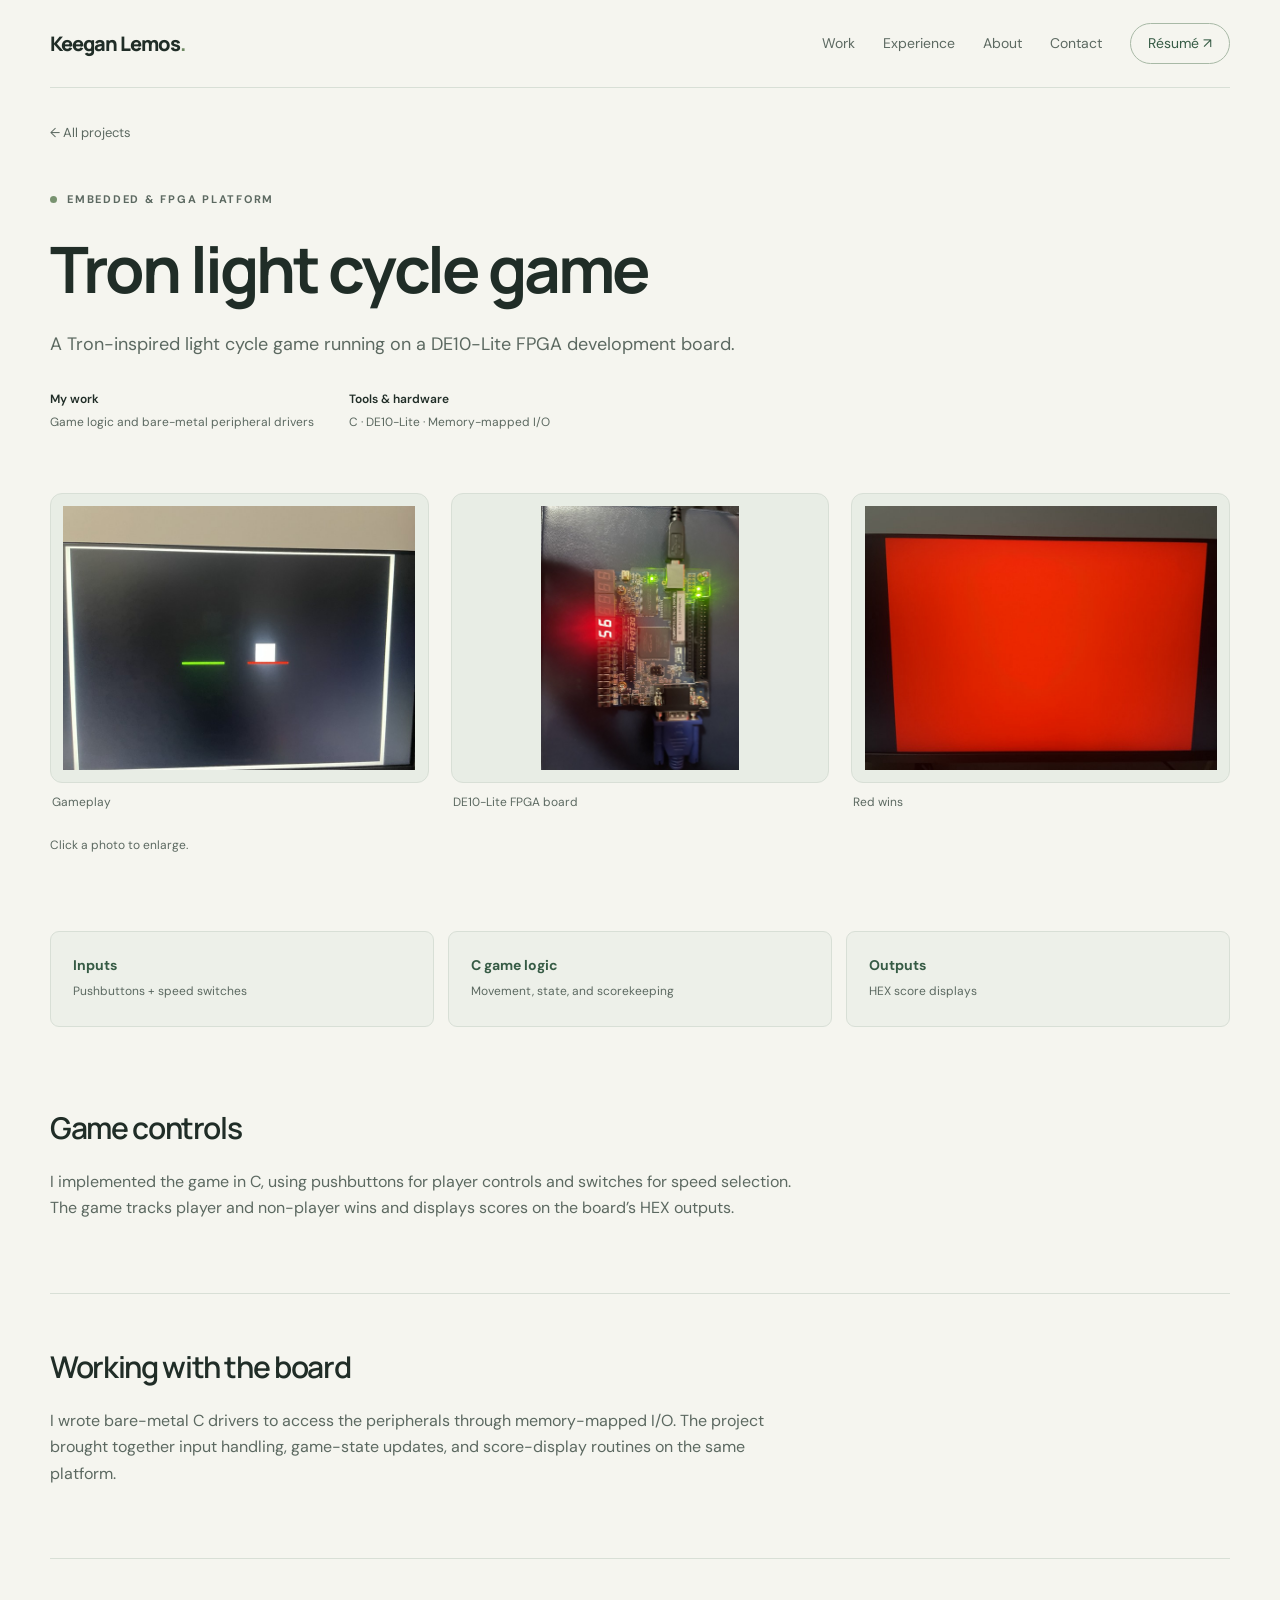
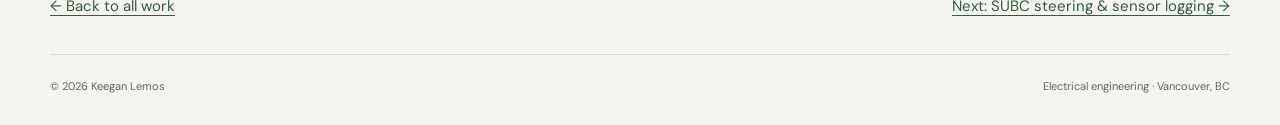
<file: tron-game.html>
<!doctype html>
<html lang="en"><head><meta charset="utf-8"><meta name="viewport" content="width=device-width,initial-scale=1"><meta name="description" content="A two-player light cycle game with button controls, selectable speed, and scorekeeping on the board’s HEX displays."><meta name="theme-color" content="#365b45"><meta property="og:title" content="Tron light cycle game | Keegan Lemos"><meta property="og:description" content="A two-player light cycle game with button controls, selectable speed, and scorekeeping on the board’s HEX displays."><meta property="og:type" content="website"><meta property="og:image" content="https://klemos06.github.io/assets/weld-daq.png"><title>Tron light cycle game | Keegan Lemos</title><link rel="icon" href="favicon.svg" type="image/svg+xml"><link rel="stylesheet" href="site.css?v=project-media-1"><script src="site.js" defer></script></head>
<body><a class="skip" href="#main">Skip to content</a><div class="wrap"><header class="site-nav"><a class="wordmark" href="index.html">Keegan Lemos<span aria-hidden="true" style="color:#6d8862">.</span></a><button class="menu-toggle" aria-expanded="false" aria-controls="navigation">Menu</button><nav class="nav-links" id="navigation" aria-label="Main navigation"><a href="index.html#work">Work</a><a href="index.html#experience">Experience</a><a href="index.html#about">About</a><a href="index.html#contact">Contact</a><a class="nav-resume" href="https://klemos06.github.io/resume.pdf" target="_blank" rel="noopener">Résumé ↗</a></nav></header>
<main id="main"><a class="back" href="index.html#work">← All projects</a><section class="case-hero"><div class="eyebrow">Embedded & FPGA platform</div><h1>Tron light cycle game</h1><p class="lead">A Tron-inspired light cycle game running on a DE10-Lite FPGA development board.</p><div class="case-meta"><div><strong>My work</strong><span>Game logic and bare-metal peripheral drivers</span></div><div><strong>Tools & hardware</strong><span>C · DE10-Lite · Memory-mapped I/O</span></div></div></section><section class="project-media" aria-label="Project photos"><div class="photo-gallery"><figure><button class="gallery-image" data-image="assets/tron-gameplay.jpg" aria-label="Enlarge Gameplay"><img src="assets/tron-gameplay.jpg" alt="Gameplay" loading="lazy"></button><figcaption>Gameplay</figcaption></figure><figure><button class="gallery-image" data-image="assets/tron-de10.jpg" aria-label="Enlarge DE10-Lite FPGA board"><img src="assets/tron-de10.jpg" alt="DE10-Lite FPGA board" loading="lazy"></button><figcaption>DE10-Lite FPGA board</figcaption></figure><figure><button class="gallery-image" data-image="assets/tron-red-wins.jpg" aria-label="Enlarge Red wins"><img src="assets/tron-red-wins.jpg" alt="Red wins" loading="lazy"></button><figcaption>Red wins</figcaption></figure></div><p class="note">Click a photo to enlarge.</p></section><div class="architecture"><div><strong>Inputs</strong><span>Pushbuttons + speed switches</span></div><div><strong>C game logic</strong><span>Movement, state, and scorekeeping</span></div><div><strong>Outputs</strong><span>HEX score displays</span></div></div><section class="case-section"><h2>Game controls</h2><div class="prose"><p>I implemented the game in C, using pushbuttons for player controls and switches for speed selection. The game tracks player and non-player wins and displays scores on the board’s HEX outputs.</p></div></section><section class="case-section"><h2>Working with the board</h2><div class="prose"><p>I wrote bare-metal C drivers to access the peripherals through memory-mapped I/O. The project brought together input handling, game-state updates, and score-display routines on the same platform.</p></div></section><div class="next-project"><a href="index.html#work">← Back to all work</a><a href="subc.html">Next: SUBC steering & sensor logging →</a></div></main><footer class="footer"><span>© 2026 Keegan Lemos</span><span>Electrical engineering · Vancouver, BC</span></footer></div>
<dialog id="image-viewer" aria-label="Enlarged project image"><button class="close" autofocus>Close ×</button><img src="assets/weld-daq.png" alt=""></dialog></body></html>
</file>
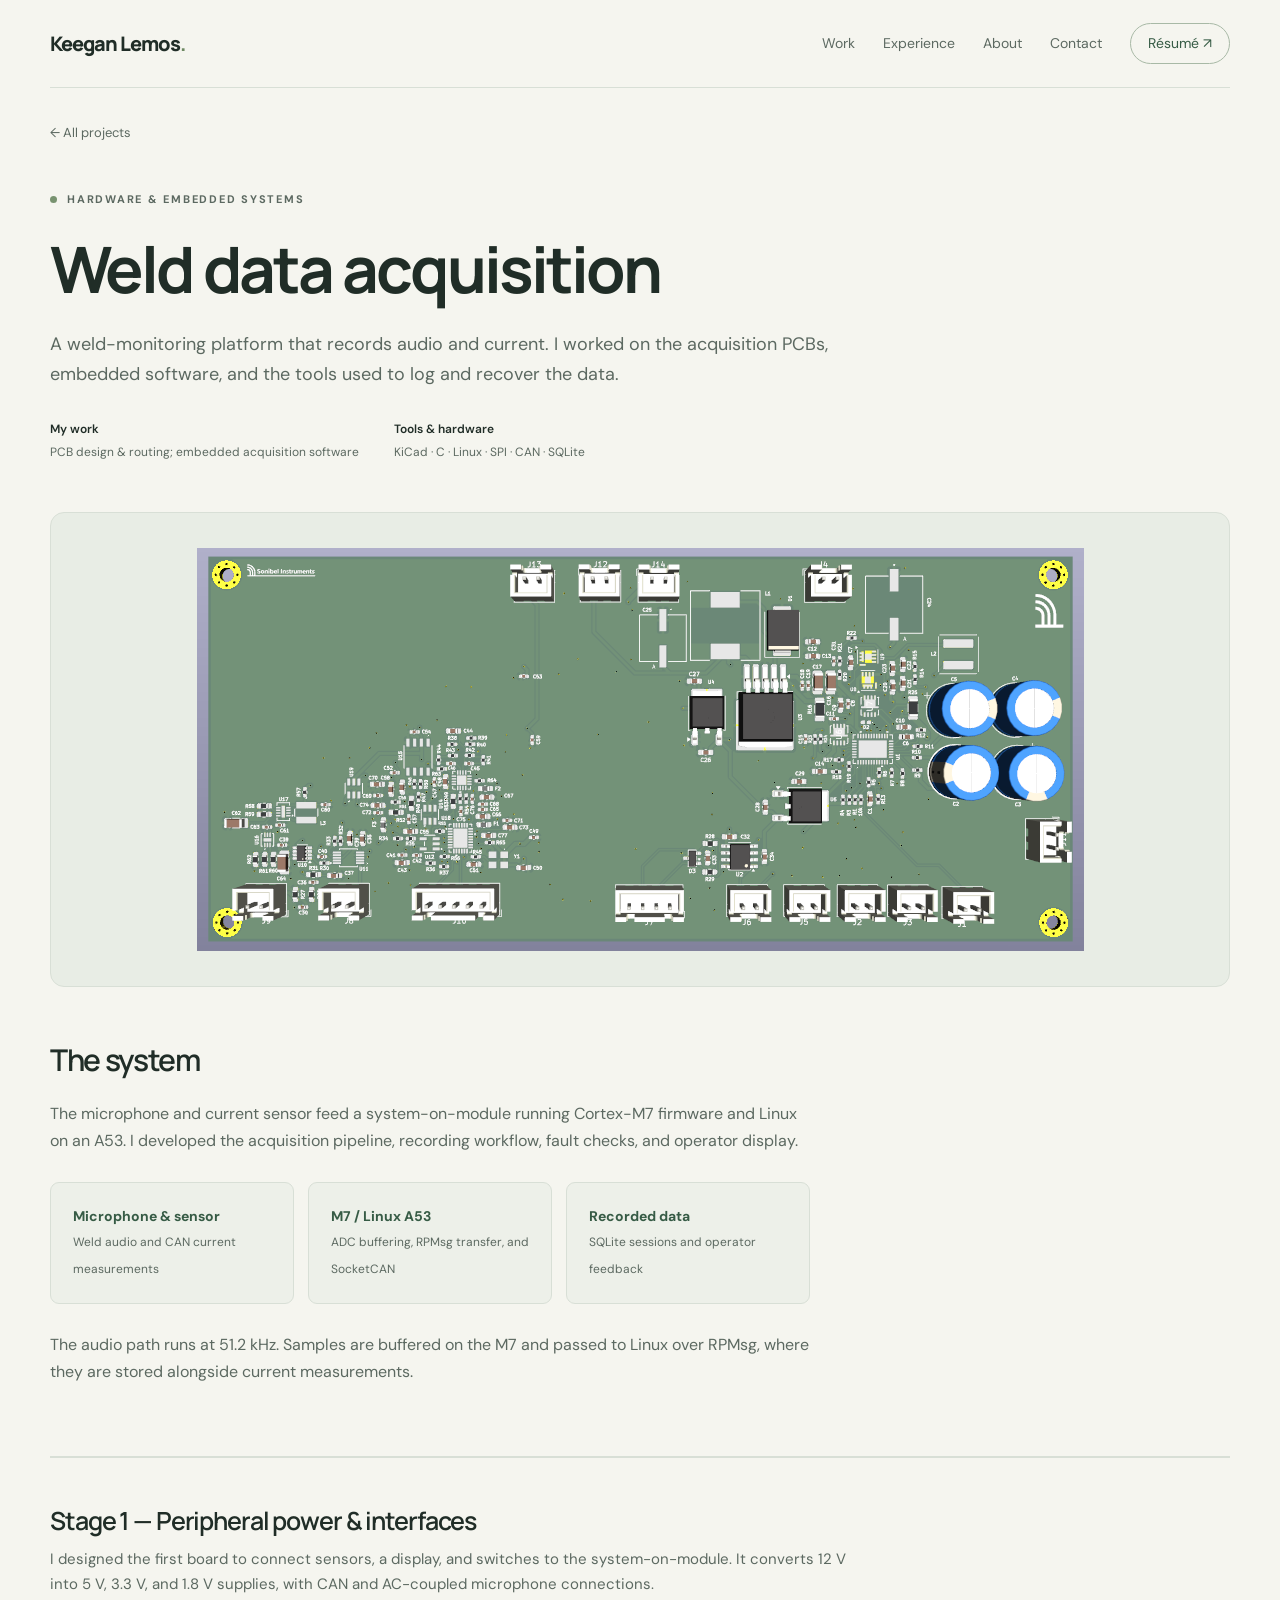
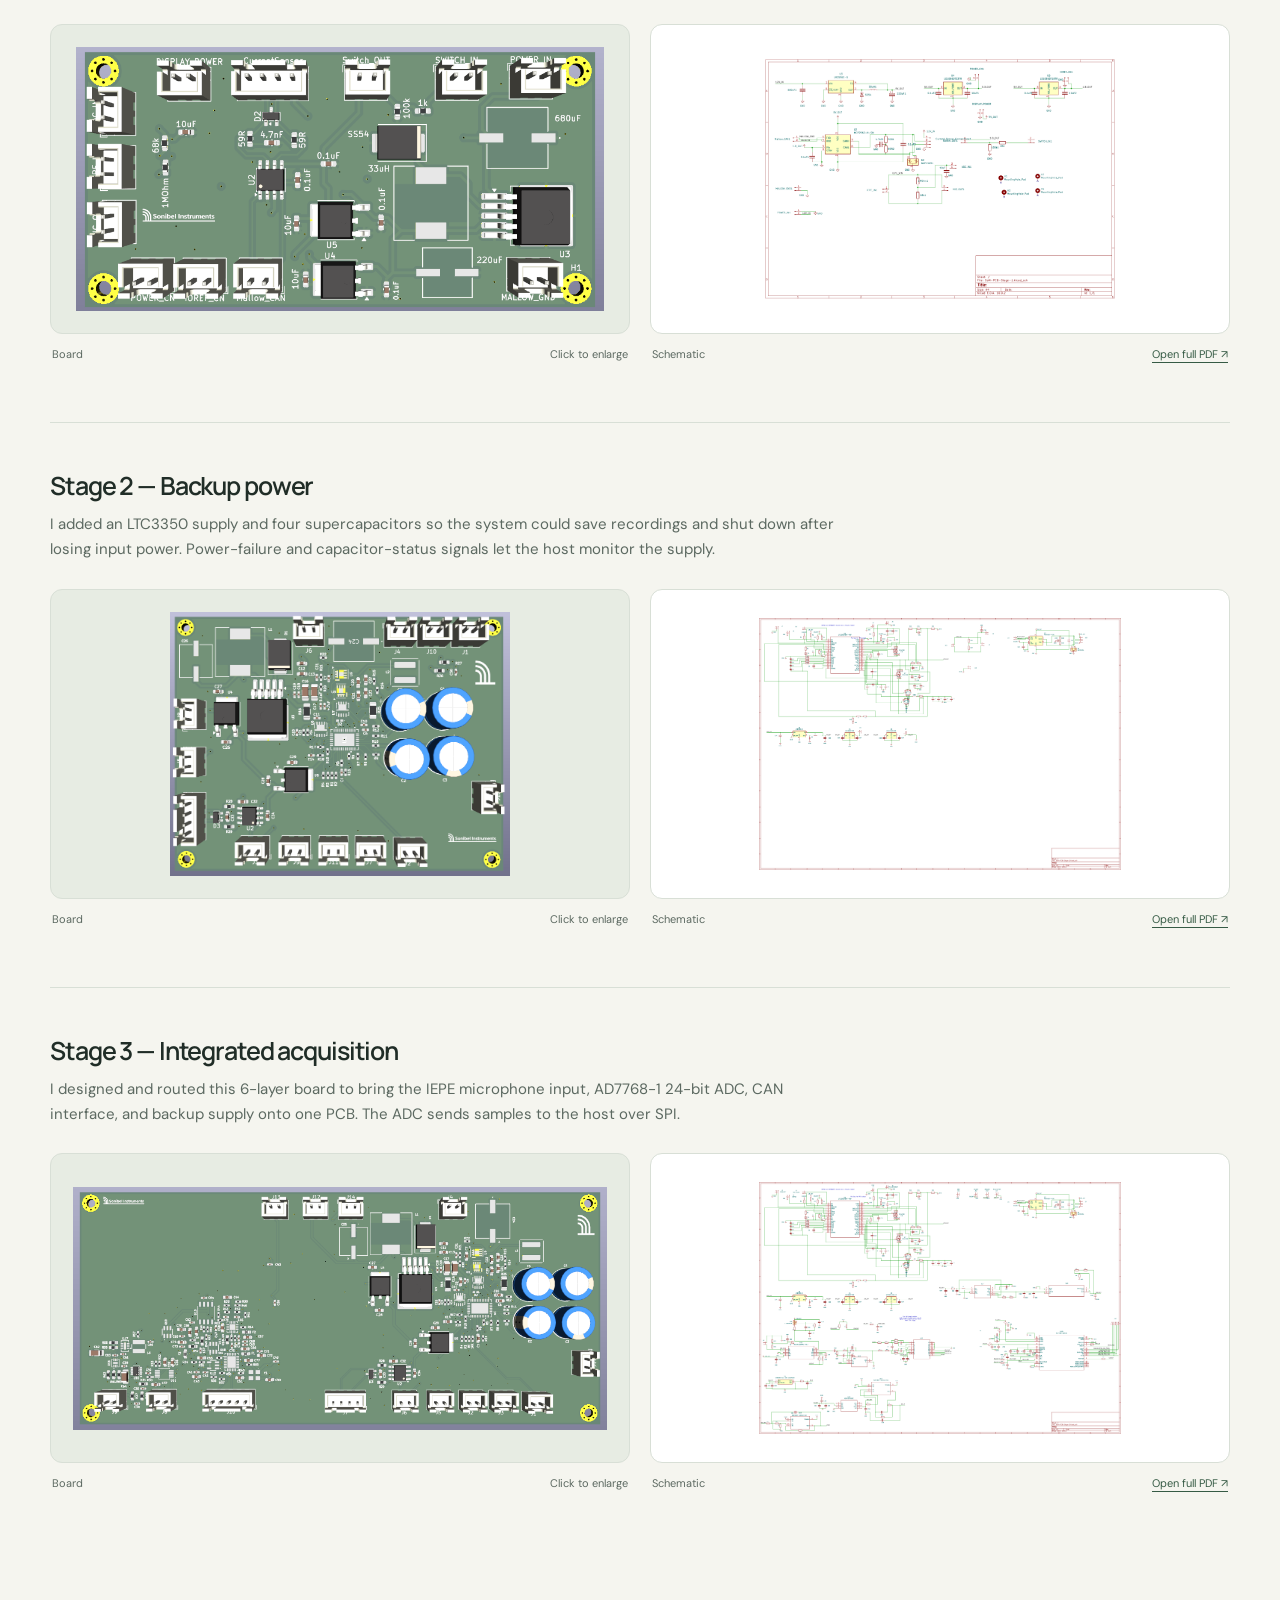
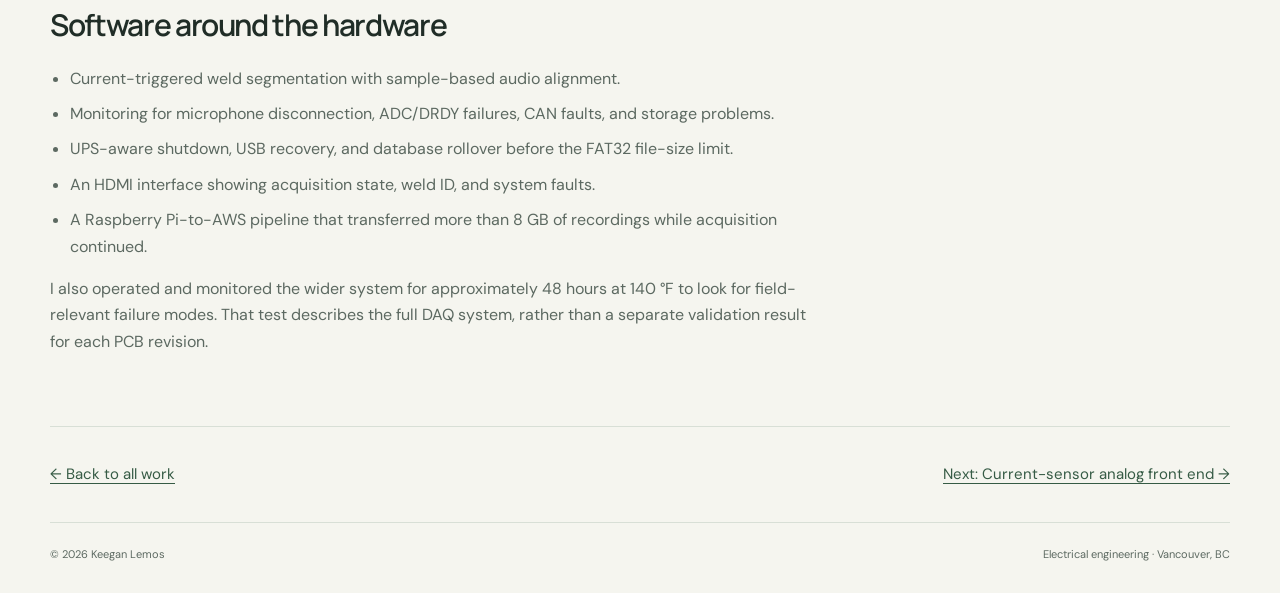
<file: weld-data-acquisition.html>
<!doctype html>
<html lang="en"><head><meta charset="utf-8"><meta name="viewport" content="width=device-width,initial-scale=1"><meta name="description" content="Custom PCBs and embedded software for recording weld audio and current, from the microphone input to SQLite storage."><meta name="theme-color" content="#365b45"><meta property="og:title" content="Weld data acquisition | Keegan Lemos"><meta property="og:description" content="Custom PCBs and embedded software for recording weld audio and current, from the microphone input to SQLite storage."><meta property="og:type" content="website"><meta property="og:image" content="https://klemos06.github.io/assets/weld-daq.png"><title>Weld data acquisition | Keegan Lemos</title><link rel="icon" href="favicon.svg" type="image/svg+xml"><link rel="stylesheet" href="site.css"><script src="site.js" defer></script></head>
<body><a class="skip" href="#main">Skip to content</a><div class="wrap"><header class="site-nav"><a class="wordmark" href="index.html">Keegan Lemos<span aria-hidden="true" style="color:#6d8862">.</span></a><button class="menu-toggle" aria-expanded="false" aria-controls="navigation">Menu</button><nav class="nav-links" id="navigation" aria-label="Main navigation"><a href="index.html#work">Work</a><a href="index.html#experience">Experience</a><a href="index.html#about">About</a><a href="index.html#contact">Contact</a><a class="nav-resume" href="https://klemos06.github.io/resume.pdf" target="_blank" rel="noopener">Résumé ↗</a></nav></header>
<main id="main"><a class="back" href="index.html#work">← All projects</a><section class="case-hero"><div class="eyebrow">Hardware & embedded systems</div><h1>Weld data acquisition</h1><p class="lead">A weld-monitoring platform that records audio and current. I worked on the acquisition PCBs, embedded software, and the tools used to log and recover the data.</p><div class="case-meta"><div><strong>My work</strong><span>PCB design & routing; embedded acquisition software</span></div><div><strong>Tools & hardware</strong><span>KiCad · C · Linux · SPI · CAN · SQLite</span></div></div></section><div class="wide-image"><img src="assets/weld-daq.png" alt="Integrated weld acquisition PCB" width="887" height="403"></div><section class="case-section"><h2>The system</h2><div class="prose"><p>The microphone and current sensor feed a system-on-module running Cortex-M7 firmware and Linux on an A53. I developed the acquisition pipeline, recording workflow, fault checks, and operator display.</p><div class="architecture"><div><strong>Microphone & sensor</strong><span>Weld audio and CAN current measurements</span></div><div><strong>M7 / Linux A53</strong><span>ADC buffering, RPMsg transfer, and SocketCAN</span></div><div><strong>Recorded data</strong><span>SQLite sessions and operator feedback</span></div></div><p>The audio path runs at 51.2 kHz. Samples are buffered on the M7 and passed to Linux over RPMsg, where they are stored alongside current measurements.</p></div></section><section class="board-section"><h3>Stage 1 — Peripheral power & interfaces</h3><p>I designed the first board to connect sensors, a display, and switches to the system-on-module. It converts 12 V into 5 V, 3.3 V, and 1.8 V supplies, with CAN and AC-coupled microphone connections.</p><div class="board-pair"><figure><button class="image-button" data-image="assets/som-stage-1.png" aria-label="Enlarge Stage 1 — Peripheral power & interfaces board"><img src="assets/som-stage-1.png" alt="Stage 1 — Peripheral power & interfaces board render" loading="lazy"></button><figcaption><span>Board</span><span>Click to enlarge</span></figcaption></figure><figure><button class="image-button schematic" data-image="assets/SoM-PCB-Stage-1.png" aria-label="Enlarge Stage 1 — Peripheral power & interfaces schematic"><img src="assets/SoM-PCB-Stage-1.png" alt="Full Stage 1 — Peripheral power & interfaces schematic with sheet border" loading="lazy"></button><figcaption><span>Schematic</span><a href="assets/SoM-PCB-Stage-1.pdf" target="_blank" rel="noopener">Open full PDF ↗</a></figcaption></figure></div></section><section class="board-section"><h3>Stage 2 — Backup power</h3><p>I added an LTC3350 supply and four supercapacitors so the system could save recordings and shut down after losing input power. Power-failure and capacitor-status signals let the host monitor the supply.</p><div class="board-pair"><figure><button class="image-button" data-image="assets/som-stage-2.png" aria-label="Enlarge Stage 2 — Backup power board"><img src="assets/som-stage-2.png" alt="Stage 2 — Backup power board render" loading="lazy"></button><figcaption><span>Board</span><span>Click to enlarge</span></figcaption></figure><figure><button class="image-button schematic" data-image="assets/SoM-PCB-Stage-2.png" aria-label="Enlarge Stage 2 — Backup power schematic"><img src="assets/SoM-PCB-Stage-2.png" alt="Full Stage 2 — Backup power schematic with sheet border" loading="lazy"></button><figcaption><span>Schematic</span><a href="assets/SoM-PCB-Stage-2.pdf" target="_blank" rel="noopener">Open full PDF ↗</a></figcaption></figure></div></section><section class="board-section"><h3>Stage 3 — Integrated acquisition</h3><p>I designed and routed this 6-layer board to bring the IEPE microphone input, AD7768-1 24-bit ADC, CAN interface, and backup supply onto one PCB. The ADC sends samples to the host over SPI.</p><div class="board-pair"><figure><button class="image-button" data-image="assets/weld-daq.png" aria-label="Enlarge Stage 3 — Integrated acquisition board"><img src="assets/weld-daq.png" alt="Stage 3 — Integrated acquisition board render" loading="lazy"></button><figcaption><span>Board</span><span>Click to enlarge</span></figcaption></figure><figure><button class="image-button schematic" data-image="assets/SoM-PCB-Stage-3.png" aria-label="Enlarge Stage 3 — Integrated acquisition schematic"><img src="assets/SoM-PCB-Stage-3.png" alt="Full Stage 3 — Integrated acquisition schematic with sheet border" loading="lazy"></button><figcaption><span>Schematic</span><a href="assets/SoM-PCB-Stage-3.pdf" target="_blank" rel="noopener">Open full PDF ↗</a></figcaption></figure></div></section><section class="case-section"><h2>Software around the hardware</h2><div class="prose"><ul><li>Current-triggered weld segmentation with sample-based audio alignment.</li><li>Monitoring for microphone disconnection, ADC/DRDY failures, CAN faults, and storage problems.</li><li>UPS-aware shutdown, USB recovery, and database rollover before the FAT32 file-size limit.</li><li>An HDMI interface showing acquisition state, weld ID, and system faults.</li><li>A Raspberry Pi-to-AWS pipeline that transferred more than 8 GB of recordings while acquisition continued.</li></ul><p>I also operated and monitored the wider system for approximately 48 hours at 140 °F to look for field-relevant failure modes. That test describes the full DAQ system, rather than a separate validation result for each PCB revision.</p></div></section><div class="next-project"><a href="index.html#work">← Back to all work</a><a href="current-sensor-frontend.html">Next: Current-sensor analog front end →</a></div></main><footer class="footer"><span>© 2026 Keegan Lemos</span><span>Electrical engineering · Vancouver, BC</span></footer></div>
<dialog id="image-viewer" aria-label="Enlarged project image"><button class="close" autofocus>Close ×</button><img src="assets/weld-daq.png" alt=""></dialog></body></html>
</file>
<file: site.css>
@import url('https://fonts.googleapis.com/css2?family=DM+Sans:wght@400;500;600;700&family=Manrope:wght@400;500;600;700;800&display=swap');
:root{--paper:#f5f5ef;--white:#fff;--ink:#202d27;--muted:#5c6961;--green:#365b45;--line:#d8dfd6;--soft:#e8ede5;--radius:14px}
*{box-sizing:border-box}html{scroll-behavior:smooth;scroll-padding-top:92px}body{margin:0;background:var(--paper);color:var(--ink);font:16px/1.65 'DM Sans',sans-serif}h1,h2,h3,h4{font-family:Manrope,sans-serif;line-height:1.17;letter-spacing:-.045em;margin:0}h1{font-size:clamp(2.8rem,6.1vw,5.7rem);font-weight:700}h2{font-size:clamp(2rem,3.4vw,3.2rem);font-weight:600}h3{font-size:1.45rem;font-weight:600}p{margin:0 0 1em}a{color:inherit;text-underline-offset:4px}button{font:inherit;cursor:pointer}img{display:block;max-width:100%}a,button{-webkit-tap-highlight-color:transparent}:focus-visible{outline:3px solid #748e4c;outline-offset:5px}.wrap{width:min(1180px,calc(100% - 80px));margin:auto}.skip{position:fixed;top:-60px;left:20px;padding:10px;background:var(--ink);color:white;z-index:100}.skip:focus{top:10px}.site-nav{height:88px;display:flex;align-items:center;justify-content:space-between;border-bottom:1px solid var(--line);gap:30px}.wordmark{text-decoration:none;font-family:Manrope,sans-serif;font-size:20px;font-weight:800;letter-spacing:-1px}.nav-links{display:flex;gap:28px;align-items:center}.nav-links a{font-size:14px;text-decoration:none;color:var(--muted)}.nav-links a:hover{color:var(--green)}.nav-links .nav-resume{border:1px solid #a8b9a6;padding:8px 17px;border-radius:30px;color:var(--green)}.menu-toggle{display:none;background:none;border:1px solid var(--line);border-radius:8px;padding:6px 12px}.eyebrow{text-transform:uppercase;letter-spacing:.16em;font-size:11px;font-weight:700;color:var(--muted);margin:0 0 23px;display:flex;gap:10px;align-items:center}.eyebrow:before{content:'';width:7px;height:7px;border-radius:50%;background:#789370;flex:none}.hero{display:grid;grid-template-columns:1.07fr 1fr;gap:65px;align-items:center;padding:90px 0 85px}.hero h1 span{color:var(--green)}.hero-copy{max-width:520px;color:var(--muted);font-size:17px;margin:25px 0 28px}.actions{display:flex;flex-wrap:wrap;gap:12px;align-items:center}.button{display:inline-flex;align-items:center;gap:28px;text-decoration:none;border:1px solid var(--green);border-radius:30px;padding:12px 22px;font-size:13px;font-weight:600;background:var(--green);color:#fff}.button:hover{background:#284835}.button.secondary{background:transparent;color:var(--green);border-color:var(--line)}.button.secondary:hover{background:var(--soft)}.hero-visual{background:#e6ebe3;border:1px solid var(--line);border-radius:var(--radius);overflow:hidden;text-decoration:none;position:relative}.visual-top{display:flex;justify-content:space-between;padding:18px 22px;font-size:11px;color:var(--green)}.hero-visual img{width:100%;padding:36px 20px 48px;object-fit:contain}.visual-bottom{border-top:1px solid #d1dacd;padding:17px 22px;display:flex;align-items:center;justify-content:space-between;font-size:12px}.visual-bottom span:last-child{font-size:21px}.intro-line{border-top:1px solid var(--line);border-bottom:1px solid var(--line);padding:20px 0;display:flex;gap:30px;justify-content:space-between;font-size:12px;color:var(--muted)}.intro-line strong{color:var(--green);font-weight:500}.section{padding:85px 0}.section-head{display:flex;justify-content:space-between;gap:36px;align-items:flex-end;margin-bottom:35px}.section-head p{color:var(--muted);max-width:360px;font-size:14px;margin:0}.section-head .eyebrow{margin-bottom:13px}.project-grid{display:grid;grid-template-columns:1fr 1fr;gap:26px}.project-card{background:var(--white);border:1px solid var(--line);border-radius:var(--radius);overflow:hidden;display:flex;flex-direction:column}.project-image{height:270px;display:flex;align-items:center;justify-content:center;background:var(--soft);overflow:hidden;text-decoration:none}.project-image img{width:100%;height:100%;object-fit:contain;padding:27px;transition:transform .3s}.project-image:hover img{transform:scale(1.025)}.project-body{padding:27px 29px;display:flex;flex:1;flex-direction:column}.project-body .eyebrow{font-size:10px;margin-bottom:14px}.project-body p{font-size:14px;color:var(--muted);margin:14px 0 21px;max-width:480px}.project-bottom{display:flex;align-items:center;justify-content:space-between;gap:12px;margin-top:auto;padding-top:19px;border-top:1px solid var(--line)}.project-bottom span{font-size:11px;color:var(--muted)}.text-link{text-decoration:none;font-size:13px;font-weight:600;color:var(--green)}.text-link:hover{text-decoration:underline}.letter-thumb{background:#e8e8dd;color:#53614a;display:flex;justify-content:space-between;align-items:flex-end;padding:30px;width:100%;height:100%}.letter-thumb strong{font:500 54px/1 Manrope,sans-serif;letter-spacing:-3px}.letter-thumb small{font-size:11px;max-width:130px;text-align:right;line-height:1.5}.tone-blue{background:#e4e9e9;color:#49666a}.tone-sand{background:#ede6dc;color:#7a6246}.tone-ink{background:#283c34;color:#c6dac1}.experience{border-top:1px solid var(--line)}.experience-row{display:grid;grid-template-columns:220px 1fr;gap:65px;padding:31px 0;border-bottom:1px solid var(--line)}.experience-meta p{font-size:12px;color:var(--muted);margin:6px 0}.experience-meta strong{font-size:14px;font-weight:500}.experience-row h3{font-size:20px;margin-bottom:12px}.experience-row ul{padding-left:19px;margin:0;color:var(--muted);font-size:14px}.experience-row li+li{margin-top:5px}.about{display:grid;grid-template-columns:1fr 1fr;gap:80px;border-bottom:1px solid var(--line);border-top:1px solid var(--line)}.about p{color:var(--muted);font-size:15px;max-width:490px}.about h2{margin-bottom:24px}.skill-group{margin-bottom:26px}.skill-group h3{font:600 12px 'DM Sans',sans-serif;letter-spacing:.06em;text-transform:uppercase;margin-bottom:12px}.tags{display:flex;flex-wrap:wrap;gap:8px}.tags span{font-size:12px;padding:5px 11px;border:1px solid var(--line);border-radius:5px;color:var(--muted)}.contact{padding:80px 0}.contact h2{margin-bottom:16px}.contact p{color:var(--muted);max-width:500px}.contact-links{display:flex;flex-wrap:wrap;gap:25px;margin-top:26px}.contact-links a{font-size:14px}.footer{display:flex;justify-content:space-between;gap:20px;padding:22px 0 30px;font-size:11px;color:var(--muted);border-top:1px solid var(--line)}.back{display:inline-block;margin-top:34px;font-size:13px;color:var(--muted);text-decoration:none}.case-hero{padding:45px 0 50px;max-width:840px}.case-hero h1{font-size:clamp(2.4rem,5vw,4.6rem)}.case-hero .lead{font-size:18px;color:var(--muted);margin:24px 0}.case-meta{display:flex;gap:35px;flex-wrap:wrap;font-size:12px;margin-top:30px}.case-meta strong{display:block;color:var(--ink);font-weight:600;margin-bottom:3px}.case-meta span{color:var(--muted)}.wide-image{background:var(--soft);border:1px solid var(--line);border-radius:14px;padding:35px;display:flex;justify-content:center}.wide-image img{max-height:480px;object-fit:contain}.case-section{padding:55px 0;border-bottom:1px solid var(--line)}.case-section>h2{font-size:30px;margin-bottom:24px}.prose{max-width:760px;color:var(--muted);font-size:16px}.prose ul{padding-left:20px}.prose li+li{margin-top:9px}.board-section{padding:48px 0;border-top:1px solid var(--line)}.board-section h3{font-size:25px;margin-bottom:12px}.board-section>p{max-width:800px;color:var(--muted);font-size:15px;margin-bottom:27px}.board-pair{display:grid;grid-template-columns:1fr 1fr;gap:20px}.board-pair figure{margin:0}.image-button{width:100%;height:310px;border:1px solid var(--line);border-radius:12px;background:#e7ece3;padding:22px;display:flex;align-items:center;justify-content:center}.image-button.schematic{background:white}.image-button img{max-height:100%;width:100%;object-fit:contain}.image-button:hover{border-color:#81987e}.board-pair figcaption{font-size:11px;color:var(--muted);padding:11px 2px;display:flex;justify-content:space-between;gap:10px}.board-pair figcaption a{color:var(--green)}.note{font-size:12px;color:var(--muted);margin-top:14px}.architecture{display:flex;gap:14px;align-items:stretch;margin:28px 0;flex-wrap:wrap}.architecture div{flex:1;min-width:160px;border:1px solid var(--line);padding:22px;border-radius:9px;background:#edf0e9}.architecture strong{display:block;font-size:14px;color:var(--green)}.architecture span{font-size:12px;color:var(--muted)}.next-project{display:flex;justify-content:space-between;gap:20px;padding:35px 0;font-size:15px}.next-project a{color:var(--green)}dialog{border:0;border-radius:12px;background:var(--paper);padding:50px 20px 20px;width:min(1250px,96vw);max-height:94vh}dialog::backdrop{background:#17271ce0}dialog img{width:100%;height:auto;max-height:80vh;object-fit:contain}dialog .close{position:absolute;right:15px;top:10px;background:transparent;border:1px solid var(--line);border-radius:20px;padding:4px 13px;font-size:13px}body:has(dialog[open]){overflow:hidden}
@media(min-width:1400px){.hero{padding:110px 0 100px}}
@media(max-width:850px){.wrap{width:calc(100% - 40px)}.hero{gap:30px;padding:60px 0}.hero h1{font-size:3.6rem}.hero-copy{font-size:15px}.nav-links{gap:18px}.section{padding:60px 0}.project-image{height:225px}.project-body{padding:22px}.experience-row{grid-template-columns:180px 1fr;gap:30px}.about{gap:35px}.intro-line{gap:15px}.board-pair .image-button{height:260px}}
@media(max-width:620px){.site-nav{height:75px;position:relative}.wordmark{font-size:19px}.menu-toggle{display:block}.nav-links{display:none;position:absolute;top:67px;left:0;right:0;background:var(--paper);border:1px solid var(--line);border-radius:10px;padding:22px;z-index:10;flex-direction:column;align-items:flex-start;gap:20px}.nav-links.open{display:flex}.hero{grid-template-columns:1fr;padding:45px 0;gap:35px}.hero h1{font-size:3.4rem}.hero-copy{font-size:16px;margin-top:20px}.hero-visual img{padding:25px 17px}.intro-line{flex-wrap:wrap;gap:8px 20px;justify-content:flex-start}.section-head{display:block}.section-head p{margin-top:18px}.project-grid{grid-template-columns:1fr;gap:22px}.project-image{height:245px}.experience-row{grid-template-columns:1fr;gap:10px;padding:25px 0}.experience-meta{display:flex;align-items:center;justify-content:space-between;gap:10px}.experience-meta p{font-size:11px}.about{grid-template-columns:1fr;gap:26px}.contact{padding:55px 0}.footer{flex-wrap:wrap}.case-hero{padding:35px 0}.case-hero .lead{font-size:16px}.case-meta{gap:20px}.case-section{padding:35px 0}.board-pair{grid-template-columns:1fr}.board-pair .image-button{height:300px}.wide-image{padding:20px}.next-project{flex-direction:column}.architecture div{min-width:130px}.case-section>h2{font-size:26px}}
.project-media{padding:10px 0 35px}.photo-gallery{display:grid;grid-template-columns:repeat(3,minmax(0,1fr));gap:22px}.photo-gallery figure{margin:0;min-width:0}.gallery-image{width:100%;height:290px;display:flex;align-items:center;justify-content:center;padding:12px;background:var(--soft);border:1px solid var(--line);border-radius:12px}.gallery-image img{width:100%;height:100%;object-fit:contain}.gallery-image:hover{border-color:#81987e}.photo-gallery figcaption,.demo-section figcaption{font-size:12px;color:var(--muted);padding:10px 2px}.demo-section{padding:15px 0 40px;border-bottom:1px solid var(--line)}.demo-section h2{font-size:28px;margin-bottom:20px}.demo-section figure{margin:0;max-width:960px}.demo-section video{display:block;max-width:100%;width:100%;max-height:600px;border-radius:12px;background:#17231c}.demo-section a{color:var(--green)}
@media(max-width:850px){.photo-gallery{grid-template-columns:repeat(2,minmax(0,1fr))}}
@media(max-width:620px){.photo-gallery{grid-template-columns:1fr}.gallery-image{height:340px}}
@media(prefers-reduced-motion:reduce){html{scroll-behavior:auto}*{transition:none!important}}

/* Fill the four project photo cards, turning portrait hardware shots sideways. */
.project-image.photo-thumb{container-type:size}
.project-image.photo-thumb img{padding:0;object-fit:cover}
.project-image.photo-thumb img.photo-sideways{width:100cqh;height:100cqw;max-width:none;flex:none;transform:rotate(90deg)}
.project-image.photo-thumb img.photo-counterclockwise{transform:rotate(-90deg)}
.project-image.photo-thumb:hover img.photo-sideways{transform:rotate(90deg) scale(1.025)}
.project-image.photo-thumb:hover img.photo-counterclockwise{transform:rotate(-90deg) scale(1.025)}
</file>
